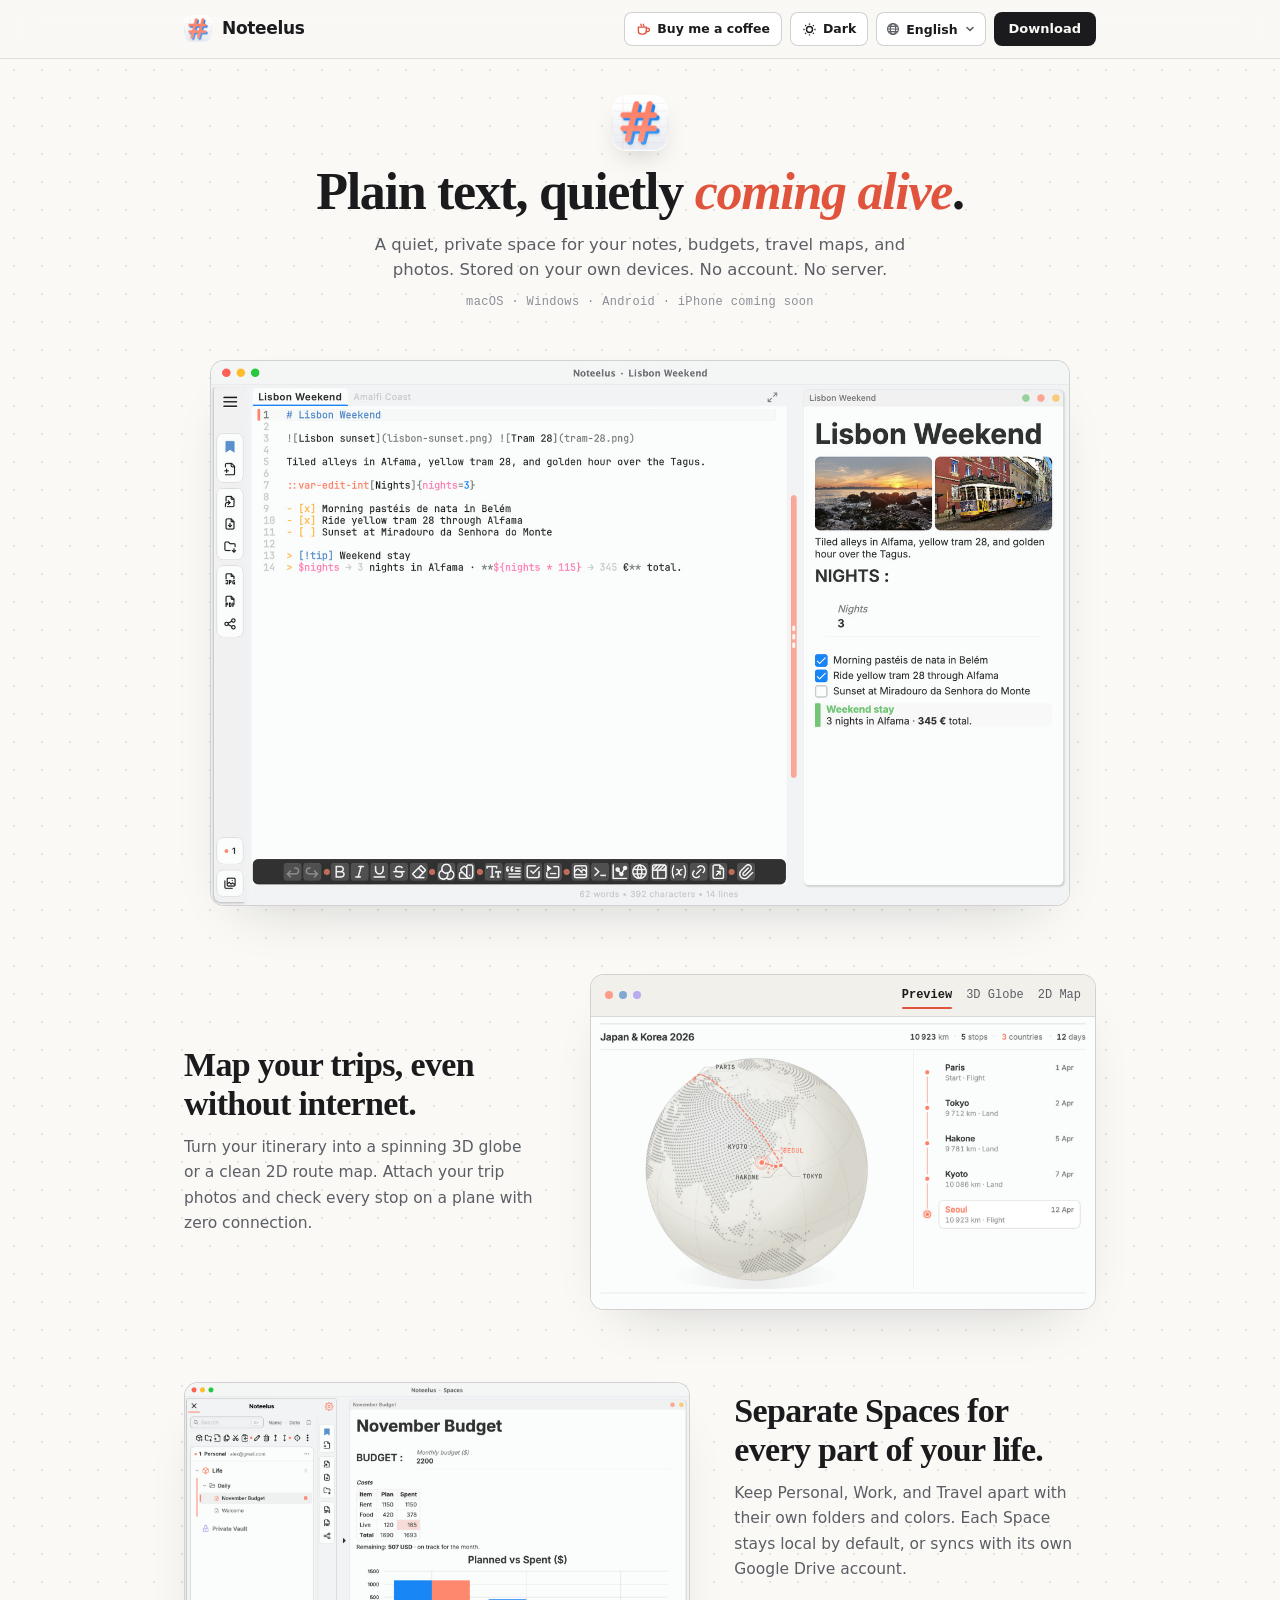
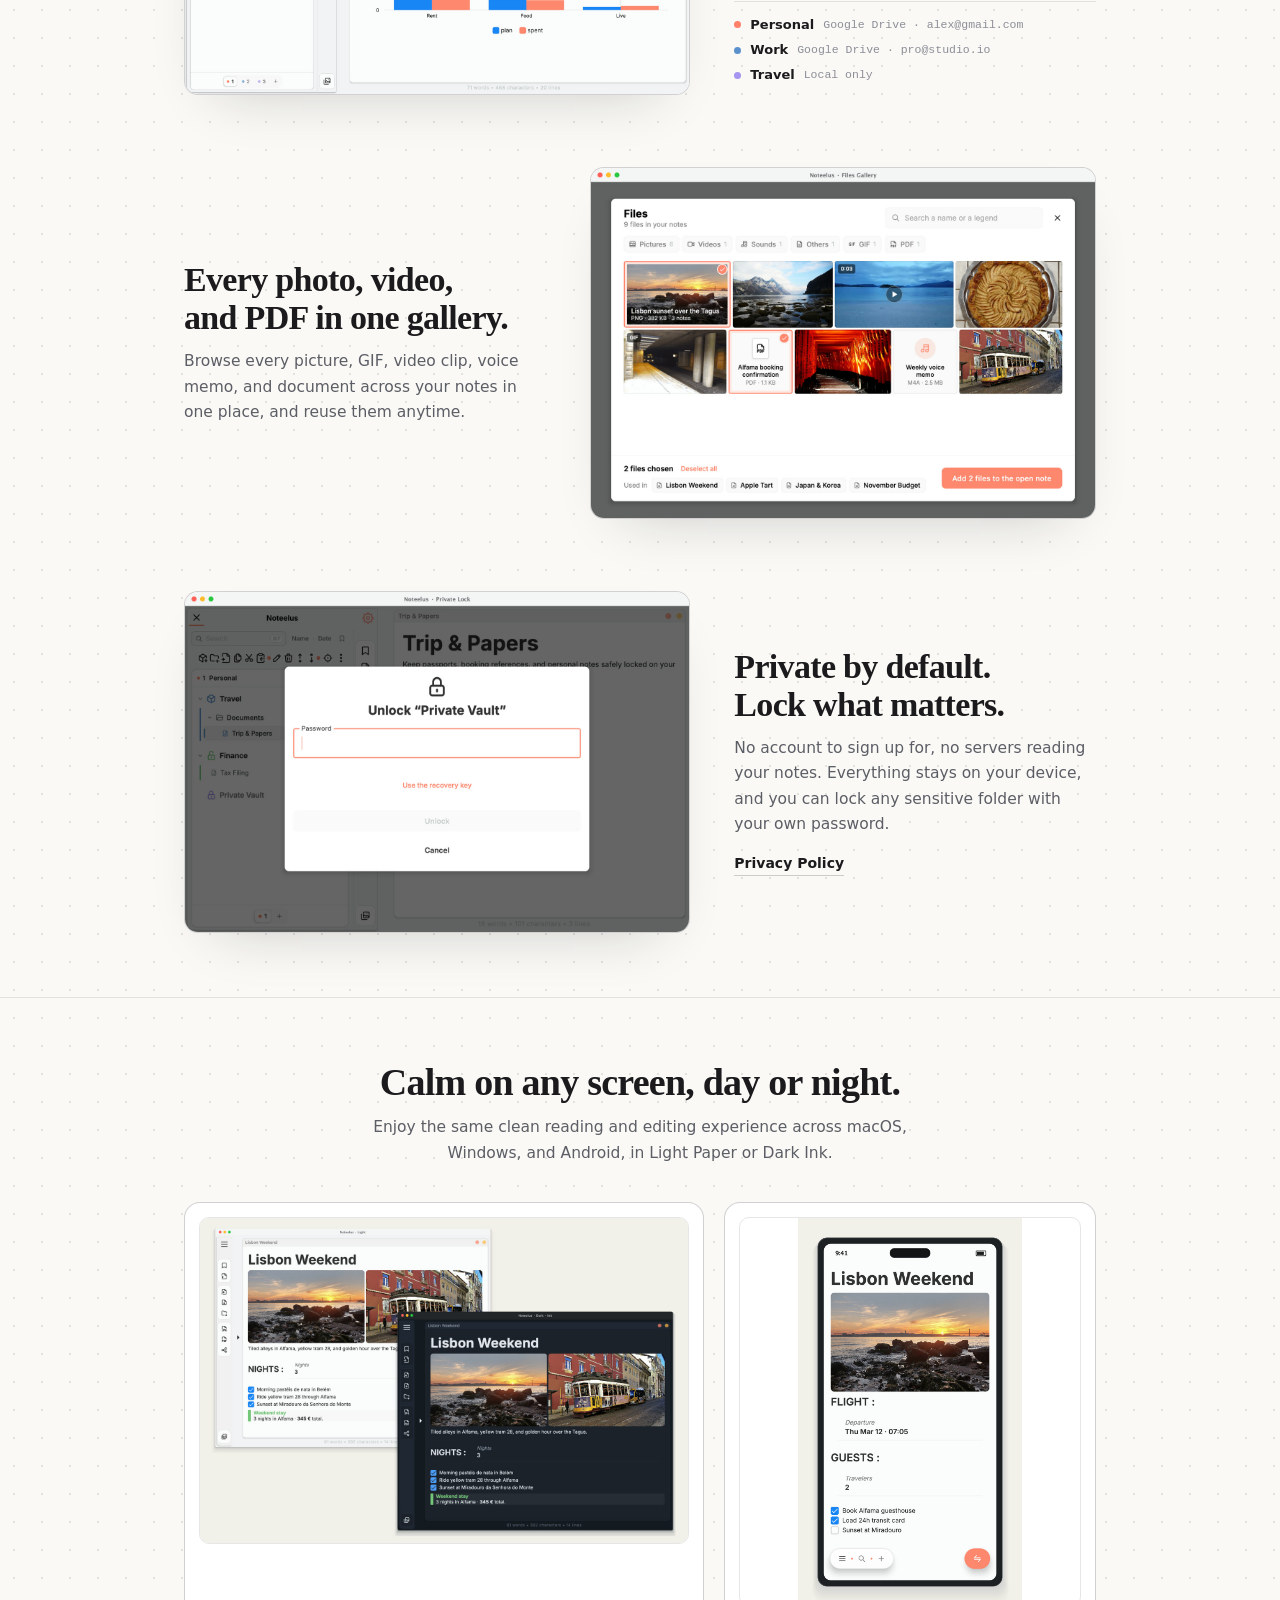
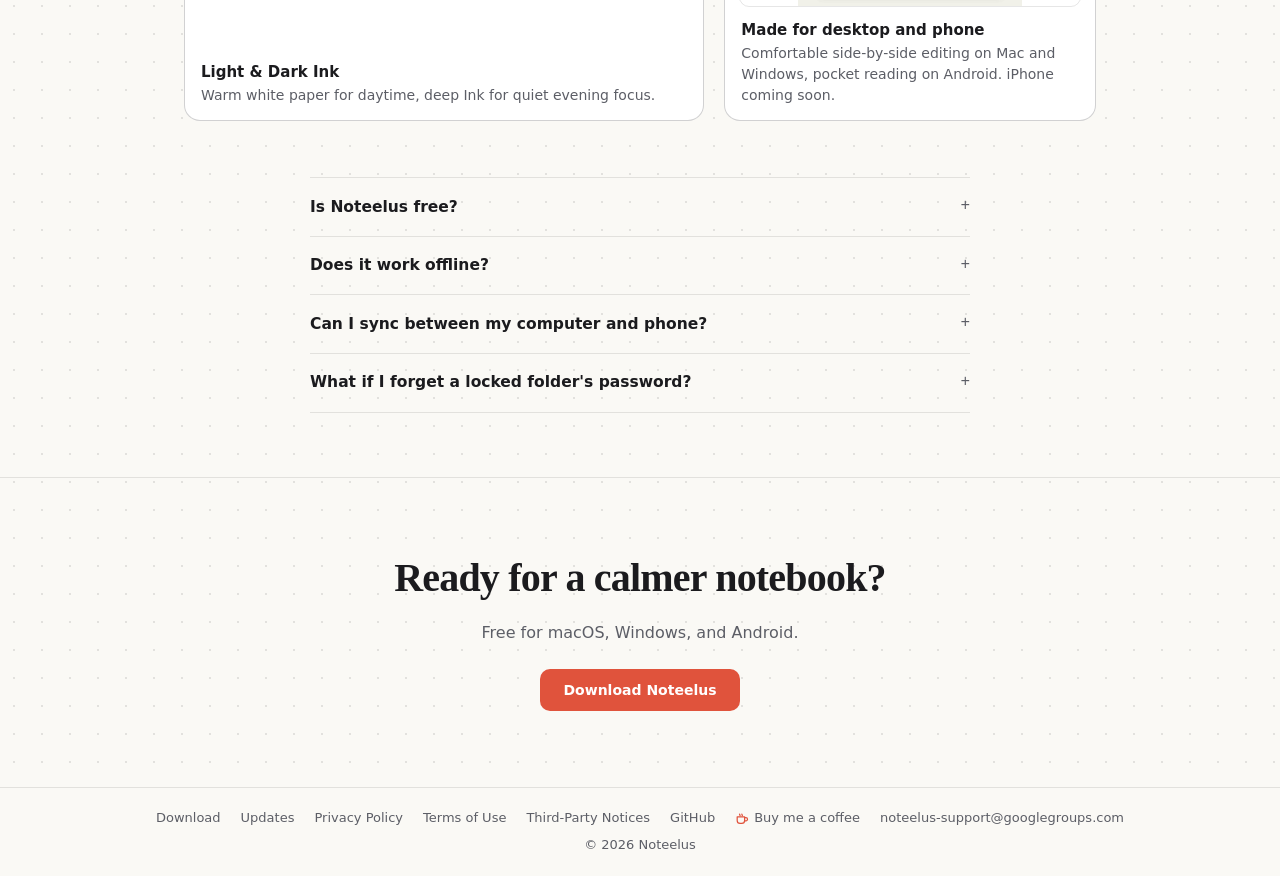
<file: index.html>
<!doctype html>
<html lang="en">
<head>
<meta charset="utf-8">
<meta name="viewport" content="width=device-width, initial-scale=1">
<title>Noteelus · Plain text, quietly coming alive.</title>
<meta name="description" content="A quiet, private space for your notes, budgets, travel maps, and photos. Stored on your own devices. No account. No server.">
<link rel="canonical" href="https://noteelus.github.io/">
<link rel="icon" type="image/png" href="/assets/favicon-64.png?v=3">
<link rel="apple-touch-icon" href="/assets/icon-256.png?v=3">
<meta name="theme-color" content="#FAF9F5">
<meta property="og:type" content="website">
<meta property="og:site_name" content="Noteelus">
<meta property="og:title" content="Noteelus · Plain text, quietly coming alive.">
<meta property="og:description" content="A quiet, private space for your notes, budgets, travel maps, and photos. Stored on your own devices. No account. No server.">
<meta property="og:image" content="https://noteelus.github.io/assets/og.png?v=4">
<meta property="og:url" content="https://noteelus.github.io/">
<meta name="twitter:card" content="summary_large_image">
<meta name="twitter:title" content="Noteelus · Plain text, quietly coming alive.">
<meta name="twitter:description" content="A quiet, private space for your notes, budgets, travel maps, and photos. Stored on your own devices. No account. No server.">
<meta name="twitter:image" content="https://noteelus.github.io/assets/og.png?v=4">
<script type="application/ld+json">
{
  "@context": "https://schema.org",
  "@type": "SoftwareApplication",
  "name": "Noteelus",
  "applicationCategory": "ProductivityApplication",
  "operatingSystem": "macOS, Windows, Android",
  "description": "A quiet, private space for your notes, budgets, travel maps, and photos. Stored on your own devices. No account. No server.",
  "url": "https://noteelus.github.io/",
  "downloadUrl": "https://noteelus.github.io/download/",
  "image": "https://noteelus.github.io/assets/icon-512.png?v=3",
  "offers": { "@type": "Offer", "price": "0", "priceCurrency": "USD" },
  "author": { "@type": "Organization", "name": "Noteelus", "url": "https://noteelus.github.io/" }
}
</script>
<script>
(function(){try{var s=localStorage.getItem("noteelus_theme");var d=s==="dark"||(s!=="light"&&window.matchMedia&&window.matchMedia("(prefers-color-scheme: dark)").matches);if(d)document.documentElement.setAttribute("data-theme","dark");}catch(_){if(window.matchMedia&&window.matchMedia("(prefers-color-scheme: dark)").matches)document.documentElement.setAttribute("data-theme","dark");}})();
</script>
<link rel="stylesheet" href="/assets/site.css?v=14">
</head>
<body>

<header class="topbar">
  <div class="topbar-inner">
    <a class="brand" href="/">
      <img src="/assets/icon-64.png?v=3" width="28" height="28" alt="">
      <span>Noteelus</span>
    </a>
    <div class="tools">
      <a class="icon-btn top-coffee" href="https://ko-fi.com/noteelus" target="_blank" rel="noopener noreferrer" data-i18n-aria="foot.coffee" aria-label="Buy me a coffee" title="Buy me a coffee">
        <svg class="coffee-ico" viewBox="0 0 16 16" fill="none" stroke="currentColor" stroke-width="1.4" stroke-linecap="round" stroke-linejoin="round" aria-hidden="true"><path d="M2.5 5.5h8.5v4.2a3.3 3.3 0 0 1-3.3 3.3H5.8a3.3 3.3 0 0 1-3.3-3.3V5.5z"/><path d="M11 6.5h1.5a1.8 1.8 0 0 1 0 3.6H11"/><path d="M5.2 2.4c0 .9.6 1 .6 1.8M7.8 2.4c0 .9.6 1 .6 1.8"/></svg>
        <span data-coffee-label data-i18n="foot.coffee">Buy me a coffee</span>
      </a>
      <button type="button" class="icon-btn" data-theme-toggle aria-pressed="false" aria-label="Dark" title="Toggle Light / Dark">
        <svg viewBox="0 0 16 16" fill="none" stroke="currentColor" stroke-width="1.5" aria-hidden="true"><circle cx="8" cy="8" r="3.2"/><path d="M8 1.5v1.3M8 13.2v1.3M1.5 8h1.3M13.2 8h1.3M3.4 3.4l.9.9M11.7 11.7l.9.9M12.6 3.4l-.9.9M4.3 11.7l-.9.9"/></svg>
        <span data-theme-label>Dark</span>
      </button>
      <div class="lang-menu" data-lang-menu>
        <button type="button" class="lang-trigger" data-lang-trigger aria-haspopup="listbox" aria-expanded="false" aria-label="Language" title="Language">
          <svg class="lang-globe" viewBox="0 0 16 16" fill="none" stroke="currentColor" stroke-width="1.4" aria-hidden="true"><circle cx="8" cy="8" r="6.2"/><ellipse cx="8" cy="8" rx="3.1" ry="6.2"/><path d="M2 8h12M2.8 5h10.4M2.8 11h10.4"/></svg>
          <span class="lang-name-full" data-lang-full>English</span>
          <span class="lang-name-short" data-lang-short>EN</span>
          <svg class="lang-caret" viewBox="0 0 12 12" fill="none" stroke="currentColor" stroke-width="1.6" stroke-linecap="round" stroke-linejoin="round" aria-hidden="true"><path d="M3 4.5L6 7.5L9 4.5"/></svg>
        </button>
        <div class="lang-popover" data-lang-popover role="listbox" aria-label="Language" hidden>
          <button type="button" class="lang-option" role="option" data-lang-opt="en" aria-selected="true"><span>English</span><span class="lang-check" aria-hidden="true">✓</span></button>
          <button type="button" class="lang-option" role="option" data-lang-opt="zh-CN" aria-selected="false"><span>简体中文</span><span class="lang-check" aria-hidden="true">✓</span></button>
          <button type="button" class="lang-option" role="option" data-lang-opt="ru" aria-selected="false"><span>Русский</span><span class="lang-check" aria-hidden="true">✓</span></button>
          <button type="button" class="lang-option" role="option" data-lang-opt="es" aria-selected="false"><span>Español</span><span class="lang-check" aria-hidden="true">✓</span></button>
          <button type="button" class="lang-option" role="option" data-lang-opt="pt-BR" aria-selected="false"><span>Português (Brasil)</span><span class="lang-check" aria-hidden="true">✓</span></button>
          <button type="button" class="lang-option" role="option" data-lang-opt="fr" aria-selected="false"><span>Français</span><span class="lang-check" aria-hidden="true">✓</span></button>
          <button type="button" class="lang-option" role="option" data-lang-opt="tr" aria-selected="false"><span>Türkçe</span><span class="lang-check" aria-hidden="true">✓</span></button>
        </div>
      </div>
      <a class="btn small" href="/download/" data-i18n="nav.download">Download</a>
    </div>
  </div>
</header>

<main>
  <section class="hero">
    <div class="wrap">
      <img class="emblem" src="/assets/icon-256.png?v=3" width="56" height="56" alt="Noteelus app icon">
      <h1 data-i18n-html="hero.title">Plain text, quietly <em>coming alive</em>.</h1>
      <p class="lede" data-i18n="hero.sub">A quiet, private space for your notes, budgets, travel maps, and photos. Stored on your own devices. No account. No server.</p>
      <p class="platforms-line" data-i18n="hero.platforms">macOS · Windows · Android · iPhone coming soon</p>

      <div class="frame hero-shot">
        <video src="/assets/clips/split-live.mp4?v=5" poster="/assets/clips/split-live.jpg?v=5" data-src-light="/assets/clips/split-live.mp4?v=5" data-src-dark="/assets/clips/split-live-dark.mp4?v=5" data-poster-light="/assets/clips/split-live.jpg?v=5" data-poster-dark="/assets/clips/split-live-dark.jpg?v=5" muted loop playsinline preload="metadata" aria-label="Noteelus Split View editing a Lisbon Weekend travel note with photos, checklist, and live stay counter, folding into clean reading mode and opening the left Explorer panel."></video>
      </div>
    </div>
  </section>

  <section class="showcase" id="features">
    <div class="wrap">
      <div class="row" id="maps">
        <div class="row-copy">
          <h2 data-i18n="maps.title">Map your trips, even without internet.</h2>
          <p data-i18n="maps.lede">Turn your itinerary into a spinning 3D globe or a clean 2D route map. Attach your trip photos and check every stop on a plane with zero connection.</p>
        </div>
        <div class="row-media frame">
          <div class="card-bar">
            <span class="dot-row" aria-hidden="true">
              <i style="background:#FF8169"></i>
              <i style="background:#5A90CC"></i>
              <i style="background:#A594F0"></i>
            </span>
            <div class="view-tabs" role="tablist" aria-label="Map view">
              <button type="button" role="tab" data-map-mode="motion" aria-selected="true" data-i18n="maps.m.preview">Preview</button>
              <button type="button" role="tab" data-map-mode="3d" aria-selected="false" data-i18n="maps.m.3d">3D Globe</button>
              <button type="button" role="tab" data-map-mode="2d" aria-selected="false" data-i18n="maps.m.2d">2D Map</button>
            </div>
          </div>
          <div class="map-stage">
            <div data-map-view="motion">
              <video src="/assets/clips/maps.mp4?v=4" poster="/assets/clips/maps.jpg?v=4" data-src-light="/assets/clips/maps.mp4?v=4" data-src-dark="/assets/clips/maps-dark.mp4?v=4" data-poster-light="/assets/clips/maps.jpg?v=4" data-poster-dark="/assets/clips/maps-dark.jpg?v=4" muted loop playsinline preload="none" aria-label="Previewing a 3D travel globe and a 2D route map in Noteelus."></video>
            </div>
            <div data-map-view="3d" hidden>
              <img class="theme-light" src="/assets/comp-map-3d.jpg?v=4" width="1400" height="810" loading="lazy" alt="3D globe showing stops in Paris, Tokyo, Hakone, Kyoto, and Seoul in Light mode.">
              <img class="theme-dark" src="/assets/comp-map-3d-dark.jpg?v=4" width="1400" height="810" loading="lazy" alt="3D globe showing stops in Paris, Tokyo, Hakone, Kyoto, and Seoul in Dark Ink mode.">
            </div>
            <div data-map-view="2d" hidden>
              <img class="theme-light" src="/assets/comp-map-2d.jpg?v=4" width="1400" height="810" loading="lazy" alt="2D travel route map showing Paris, Zurich, Milan, Rome, and Barcelona in Light mode.">
              <img class="theme-dark" src="/assets/comp-map-2d-dark.jpg?v=4" width="1400" height="810" loading="lazy" alt="2D travel route map showing Paris, Zurich, Milan, Rome, and Barcelona in Dark Ink mode.">
            </div>
          </div>
        </div>
      </div>

      <div class="row is-reverse" id="spaces">
        <div class="row-copy">
          <h2 data-i18n="sp.title">Separate Spaces for every part of your life.</h2>
          <p data-i18n="sp.lede">Keep Personal, Work, and Travel apart with their own folders and colors. Each Space stays local by default, or syncs with its own Google Drive account.</p>
          <ul class="space-legend">
            <li><i style="background:#FF8169" aria-hidden="true"></i><strong data-i18n="sp.s1">Personal</strong><span>Google Drive · alex@gmail.com</span></li>
            <li><i style="background:#5A90CC" aria-hidden="true"></i><strong data-i18n="sp.s2">Work</strong><span>Google Drive · pro@studio.io</span></li>
            <li><i style="background:#A594F0" aria-hidden="true"></i><strong data-i18n="sp.s3">Travel</strong><span data-i18n="sp.local">Local only</span></li>
          </ul>
        </div>
        <div class="row-media frame">
          <video src="/assets/clips/spaces.mp4?v=4" poster="/assets/clips/spaces.jpg?v=4" data-src-light="/assets/clips/spaces.mp4?v=4" data-src-dark="/assets/clips/spaces-dark.mp4?v=4" data-poster-light="/assets/clips/spaces.jpg?v=4" data-poster-dark="/assets/clips/spaces-dark.jpg?v=4" muted loop playsinline preload="none" aria-label="Switching across Personal, Work, and Travel Spaces in Noteelus with the full Explorer open."></video>
        </div>
      </div>

      <div class="row">
        <div class="row-copy">
          <h2 data-i18n="gal.title">Every photo, video, and PDF in one gallery.</h2>
          <p data-i18n="gal.lede">Browse every picture, GIF, video clip, voice memo, and document across your notes in one place, and reuse them anytime.</p>
        </div>
        <div class="row-media frame">
          <img class="theme-light" src="/assets/comp-files-gallery.jpg?v=3" width="1400" height="966" loading="lazy" alt="Noteelus Files gallery showing real travel photos, a recipe picture, a tram GIF, a video clip, a voice memo, and a PDF in Light mode.">
          <img class="theme-dark" src="/assets/comp-files-gallery-dark.jpg?v=3" width="1400" height="966" loading="lazy" alt="Noteelus Files gallery showing real travel photos, a recipe picture, a tram GIF, a video clip, a voice memo, and a PDF in Dark Ink mode.">
        </div>
      </div>

      <div class="row is-reverse" id="privacy">
        <div class="row-copy">
          <h2 data-i18n="priv.title">Private by default. Lock what matters.</h2>
          <p data-i18n="priv.lede">No account to sign up for, no servers reading your notes. Everything stays on your device, and you can lock any sensitive folder with your own password.</p>
          <a class="quiet-link" href="/privacy.html" data-i18n="foot.priv">Privacy Policy</a>
        </div>
        <div class="row-media frame">
          <img class="theme-light" src="/assets/comp-vault.jpg?v=3" width="1400" height="936" loading="lazy" alt="Locked private folder and password dialog in Noteelus in Light mode.">
          <img class="theme-dark" src="/assets/comp-vault-dark.jpg?v=3" width="1400" height="936" loading="lazy" alt="Locked private folder and password dialog in Noteelus in Dark Ink mode.">
        </div>
      </div>
    </div>
  </section>

  <section class="section-block" id="devices">
    <div class="wrap">
      <div class="section-head">
        <h2 data-i18n="dev.title">Calm on any screen, day or night.</h2>
        <p data-i18n="dev.lede">Enjoy the same clean reading and editing experience across macOS, Windows, and Android, in Light Paper or Dark Ink.</p>
      </div>

      <div class="duo">
        <figure class="duo-card">
          <img class="theme-light" src="/assets/comp-themes.jpg?v=4" width="1400" height="934" loading="lazy" alt="Noteelus in Light Paper and Dark Ink themes.">
          <img class="theme-dark" src="/assets/comp-themes-dark.jpg?v=4" width="1400" height="934" loading="lazy" alt="Noteelus in Light Paper and Dark Ink themes.">
          <figcaption><b data-i18n="dev.t.title">Light &amp; Dark Ink</b><span data-i18n="dev.t.desc">Warm white paper for daytime, deep Ink for quiet evening focus.</span></figcaption>
        </figure>
        <figure class="duo-card phone">
          <img class="theme-light" src="/assets/comp-mobile.jpg?v=4" width="840" height="1540" loading="lazy" alt="Noteelus on a smartphone displaying a Lisbon trip note in Light mode.">
          <img class="theme-dark" src="/assets/comp-mobile-dark.jpg?v=4" width="840" height="1540" loading="lazy" alt="Noteelus on a smartphone displaying a Lisbon trip note in Dark Ink mode.">
          <figcaption><b data-i18n="dev.m.title">Made for desktop and phone</b><span data-i18n="dev.m.desc">Comfortable side-by-side editing on Mac and Windows, pocket reading on Android. iPhone coming soon.</span></figcaption>
        </figure>
      </div>

      <div class="qa-list" id="questions">
        <details>
          <summary data-i18n="qa.1.q">Is Noteelus free?</summary>
          <p data-i18n="qa.1.a">Yes. Noteelus is completely free, with no subscription, no ads, and no account required.</p>
        </details>
        <details>
          <summary data-i18n="qa.2.q">Does it work offline?</summary>
          <p data-i18n="qa.2.a">Yes. Your notes, photos, budgets, and travel maps all work without an internet connection.</p>
        </details>
        <details>
          <summary data-i18n="qa.3.q">Can I sync between my computer and phone?</summary>
          <p data-i18n="qa.3.a">Yes. If you choose to connect Google Drive, your notes sync directly through your own Drive folder.</p>
        </details>
        <details>
          <summary data-i18n="qa.4.q">What if I forget a locked folder's password?</summary>
          <p data-i18n="qa.4.a">You can unlock it with the recovery key shown when you create the lock. Nobody else has access to your private folders.</p>
        </details>
      </div>
    </div>
  </section>

  <section class="closing">
    <div class="wrap">
      <h2 data-i18n="close.title">Ready for a calmer notebook?</h2>
      <p data-i18n="close.sub">Free for macOS, Windows, and Android.</p>
      <a class="btn accent" href="/download/" data-i18n="close.cta">Download Noteelus</a>
    </div>
  </section>
</main>

<footer class="site-footer">
  <nav class="foot-links">
    <a href="/download/" data-i18n="nav.download">Download</a>
    <a href="/release-notes/" data-i18n="nav.updates">Updates</a>
    <a href="/privacy.html" data-i18n="foot.priv">Privacy Policy</a>
    <a href="/terms.html" data-i18n="foot.terms">Terms of Use</a>
    <a href="/THIRD_PARTY_NOTICES.md" data-i18n="foot.notices">Third-Party Notices</a>
    <a href="https://github.com/Noteelus/noteelus.github.io">GitHub</a>
    <a class="coffee-link" href="https://ko-fi.com/noteelus" target="_blank" rel="noopener noreferrer"><svg class="coffee-ico" viewBox="0 0 16 16" fill="none" stroke="currentColor" stroke-width="1.4" stroke-linecap="round" stroke-linejoin="round" aria-hidden="true"><path d="M2.5 5.5h8.5v4.2a3.3 3.3 0 0 1-3.3 3.3H5.8a3.3 3.3 0 0 1-3.3-3.3V5.5z"/><path d="M11 6.5h1.5a1.8 1.8 0 0 1 0 3.6H11"/><path d="M5.2 2.4c0 .9.6 1 .6 1.8M7.8 2.4c0 .9.6 1 .6 1.8"/></svg><span data-i18n="foot.coffee">Buy me a coffee</span></a>
    <a href="mailto:noteelus-support@googlegroups.com">noteelus-support@googlegroups.com</a>
  </nav>
  <div>© 2026 Noteelus</div>
</footer>

<script src="/assets/i18n.js?v=13"></script>
<script src="/assets/site.js?v=12"></script>
</body>
</html>
</file>
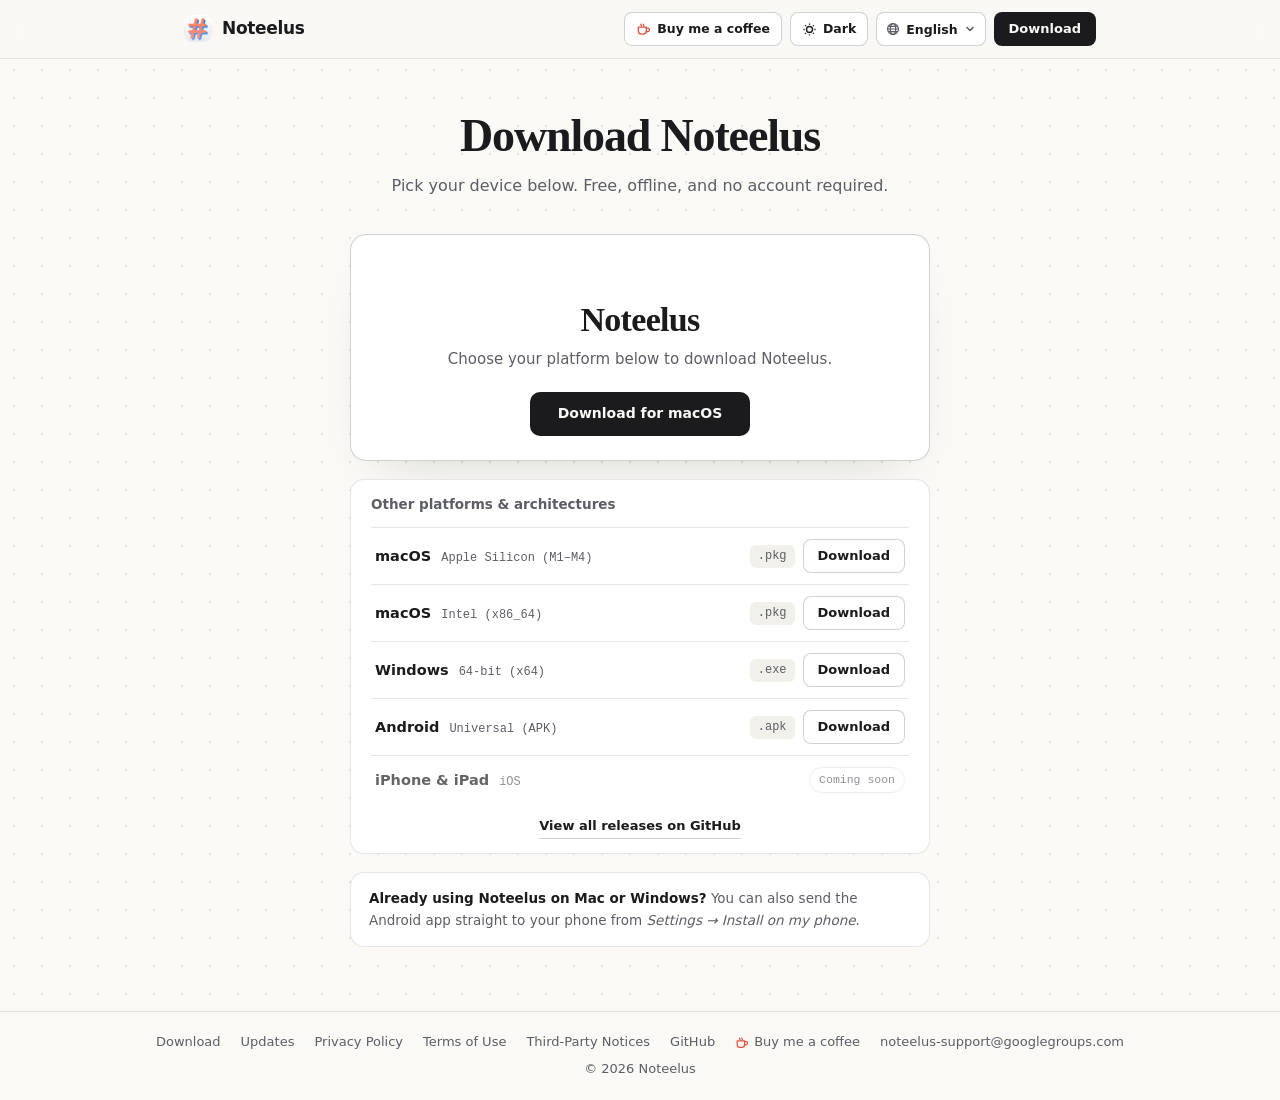
<file: download/index.html>
<!doctype html>
<html lang="en">
<head>
<meta charset="utf-8">
<meta name="viewport" content="width=device-width, initial-scale=1">
<title>Download Noteelus</title>
<meta name="description" content="Download Noteelus for macOS, Windows, and Android. Free, works offline, and needs no account.">
<link rel="canonical" href="https://noteelus.github.io/download/">
<link rel="icon" type="image/png" href="/assets/favicon-64.png?v=3">
<link rel="apple-touch-icon" href="/assets/icon-256.png?v=3">
<meta property="og:type" content="website">
<meta property="og:site_name" content="Noteelus">
<meta property="og:title" content="Download Noteelus">
<meta property="og:description" content="Pick your device: macOS (.pkg), Windows (.exe), or Android (.apk).">
<meta property="og:image" content="https://noteelus.github.io/assets/og.png?v=4">
<script>
(function(){try{var s=localStorage.getItem("noteelus_theme");var d=s==="dark"||(s!=="light"&&window.matchMedia&&window.matchMedia("(prefers-color-scheme: dark)").matches);if(d)document.documentElement.setAttribute("data-theme","dark");}catch(_){if(window.matchMedia&&window.matchMedia("(prefers-color-scheme: dark)").matches)document.documentElement.setAttribute("data-theme","dark");}})();
</script>
<link rel="stylesheet" href="/assets/site.css?v=14">
</head>
<body>

<header class="topbar">
  <div class="topbar-inner">
    <a class="brand" href="/">
      <img src="/assets/icon-64.png?v=3" width="28" height="28" alt="">
      <span>Noteelus</span>
    </a>
    <div class="tools">
      <a class="icon-btn top-coffee" href="https://ko-fi.com/noteelus" target="_blank" rel="noopener noreferrer" data-i18n-aria="foot.coffee" aria-label="Buy me a coffee" title="Buy me a coffee">
        <svg class="coffee-ico" viewBox="0 0 16 16" fill="none" stroke="currentColor" stroke-width="1.4" stroke-linecap="round" stroke-linejoin="round" aria-hidden="true"><path d="M2.5 5.5h8.5v4.2a3.3 3.3 0 0 1-3.3 3.3H5.8a3.3 3.3 0 0 1-3.3-3.3V5.5z"/><path d="M11 6.5h1.5a1.8 1.8 0 0 1 0 3.6H11"/><path d="M5.2 2.4c0 .9.6 1 .6 1.8M7.8 2.4c0 .9.6 1 .6 1.8"/></svg>
        <span data-coffee-label data-i18n="foot.coffee">Buy me a coffee</span>
      </a>
      <button type="button" class="icon-btn" data-theme-toggle aria-pressed="false" aria-label="Dark" title="Toggle Light / Dark">
        <svg viewBox="0 0 16 16" fill="none" stroke="currentColor" stroke-width="1.5" aria-hidden="true"><circle cx="8" cy="8" r="3.2"/><path d="M8 1.5v1.3M8 13.2v1.3M1.5 8h1.3M13.2 8h1.3M3.4 3.4l.9.9M11.7 11.7l.9.9M12.6 3.4l-.9.9M4.3 11.7l-.9.9"/></svg>
        <span data-theme-label>Dark</span>
      </button>
      <div class="lang-menu" data-lang-menu>
        <button type="button" class="lang-trigger" data-lang-trigger aria-haspopup="listbox" aria-expanded="false" aria-label="Language" title="Language">
          <svg class="lang-globe" viewBox="0 0 16 16" fill="none" stroke="currentColor" stroke-width="1.4" aria-hidden="true"><circle cx="8" cy="8" r="6.2"/><ellipse cx="8" cy="8" rx="3.1" ry="6.2"/><path d="M2 8h12M2.8 5h10.4M2.8 11h10.4"/></svg>
          <span class="lang-name-full" data-lang-full>English</span>
          <span class="lang-name-short" data-lang-short>EN</span>
          <svg class="lang-caret" viewBox="0 0 12 12" fill="none" stroke="currentColor" stroke-width="1.6" stroke-linecap="round" stroke-linejoin="round" aria-hidden="true"><path d="M3 4.5L6 7.5L9 4.5"/></svg>
        </button>
        <div class="lang-popover" data-lang-popover role="listbox" aria-label="Language" hidden>
          <button type="button" class="lang-option" role="option" data-lang-opt="en" aria-selected="true"><span>English</span><span class="lang-check" aria-hidden="true">✓</span></button>
          <button type="button" class="lang-option" role="option" data-lang-opt="zh-CN" aria-selected="false"><span>简体中文</span><span class="lang-check" aria-hidden="true">✓</span></button>
          <button type="button" class="lang-option" role="option" data-lang-opt="ru" aria-selected="false"><span>Русский</span><span class="lang-check" aria-hidden="true">✓</span></button>
          <button type="button" class="lang-option" role="option" data-lang-opt="es" aria-selected="false"><span>Español</span><span class="lang-check" aria-hidden="true">✓</span></button>
          <button type="button" class="lang-option" role="option" data-lang-opt="pt-BR" aria-selected="false"><span>Português (Brasil)</span><span class="lang-check" aria-hidden="true">✓</span></button>
          <button type="button" class="lang-option" role="option" data-lang-opt="fr" aria-selected="false"><span>Français</span><span class="lang-check" aria-hidden="true">✓</span></button>
          <button type="button" class="lang-option" role="option" data-lang-opt="tr" aria-selected="false"><span>Türkçe</span><span class="lang-check" aria-hidden="true">✓</span></button>
        </div>
      </div>
      <a class="btn small" href="/download/" aria-current="page" data-i18n="nav.download">Download</a>
    </div>
  </div>
</header>

<main class="wrap">
  <section class="page-head">
    <h1 data-i18n="dl.h1">Download Noteelus</h1>
    <p data-i18n="dl.sub">Pick your device below. Free, offline, and no account required.</p>
  </section>

  <section class="dl-primary-card" id="dl-primary-card">
    <div class="dl-card-meta">
      <span class="os-badge" id="release-version" hidden></span>
      <span class="dl-detected-pill" id="dl-detected-pill" data-i18n="dl.detected">Detected for your device</span>
    </div>
    <h2 id="detected-os-title">macOS</h2>
    <p class="dl-arch-line" id="detected-os-arch" data-i18n="dl.mac.arch">Apple Silicon (M1–M4)</p>
    <p class="dl-primary-desc" id="detected-os-desc" data-i18n="dl.mac.desc">Works on Mac with Apple Silicon (M1 to M4).</p>
    <a class="btn dl-primary-btn" id="os-primary-cta" data-dl-trigger href="https://github.com/Noteelus/noteelus.github.io/releases/latest" data-i18n="dl.mac.btn">Download for macOS</a>
    <p class="dl-file-meta" id="detected-file-meta" hidden></p>

    <aside class="dl-thanks" id="dl-thanks" role="status" aria-live="polite" hidden>
      <div class="dl-thanks-head">
        <strong data-i18n="dl.thanks.title">Download started</strong>
        <button type="button" class="dl-thanks-close" id="dl-thanks-close" aria-label="Close">×</button>
      </div>
      <p data-i18n="dl.thanks.body">Noteelus is free and built independently. If it helps you, you can thank the developer with a coffee.</p>
      <a class="btn outline small coffee-btn" href="https://ko-fi.com/noteelus" target="_blank" rel="noopener noreferrer">
        <svg class="coffee-ico" viewBox="0 0 16 16" fill="none" stroke="currentColor" stroke-width="1.4" stroke-linecap="round" stroke-linejoin="round" aria-hidden="true"><path d="M2.5 5.5h8.5v4.2a3.3 3.3 0 0 1-3.3 3.3H5.8a3.3 3.3 0 0 1-3.3-3.3V5.5z"/><path d="M11 6.5h1.5a1.8 1.8 0 0 1 0 3.6H11"/><path d="M5.2 2.4c0 .9.6 1 .6 1.8M7.8 2.4c0 .9.6 1 .6 1.8"/></svg>
        <span data-i18n="dl.thanks.cta">Buy me a coffee on Ko-fi</span>
      </a>
    </aside>

    <details class="dl-guide-inline" id="detected-guide-wrap">
      <summary data-i18n="dl.guide">First-launch help</summary>
      <div id="detected-os-guide" data-i18n-html="dl.mac.guide">Open the <code>.pkg</code> installer. If macOS asks for permission, open <b>System Settings → Privacy &amp; Security</b> and click <b>Open Anyway</b>.</div>
    </details>
  </section>

  <section class="dl-others" id="all">
    <h3 class="dl-others-title" data-i18n="dl.other">Other platforms &amp; architectures</h3>
    <div class="dl-list">
      <div class="dl-row" data-os-row="mac">
        <div class="dl-row-main">
          <strong>macOS</strong>
          <span class="dl-row-arch" data-i18n="dl.mac.arch">Apple Silicon (M1–M4)</span>
        </div>
        <div class="dl-row-right">
          <span class="os-ext">.pkg</span>
          <span class="dl-row-size" id="size-mac" hidden></span>
          <a class="btn outline small" id="dl-mac" data-dl-trigger href="https://github.com/Noteelus/noteelus.github.io/releases/latest" data-i18n="nav.download">Download</a>
        </div>
      </div>

      <div class="dl-row" data-os-row="mac-intel">
        <div class="dl-row-main">
          <strong>macOS</strong>
          <span class="dl-row-arch" data-i18n="dl.mac.intel.arch">Intel (x86_64)</span>
        </div>
        <div class="dl-row-right">
          <span class="os-ext">.pkg</span>
          <span class="dl-row-size" id="size-mac-intel" hidden></span>
          <a class="btn outline small" id="dl-mac-intel" data-dl-trigger href="https://github.com/Noteelus/noteelus.github.io/releases/latest" data-i18n="nav.download">Download</a>
        </div>
      </div>

      <div class="dl-row" data-os-row="win">
        <div class="dl-row-main">
          <strong>Windows</strong>
          <span class="dl-row-arch" data-i18n="dl.win.arch">64-bit (x64)</span>
        </div>
        <div class="dl-row-right">
          <span class="os-ext">.exe</span>
          <span class="dl-row-size" id="size-win" hidden></span>
          <a class="btn outline small" id="dl-win" data-dl-trigger href="https://github.com/Noteelus/noteelus.github.io/releases/latest" data-i18n="nav.download">Download</a>
        </div>
      </div>

      <div class="dl-row" data-os-row="android">
        <div class="dl-row-main">
          <strong>Android</strong>
          <span class="dl-row-arch" data-i18n="dl.and.arch">Universal (APK)</span>
        </div>
        <div class="dl-row-right">
          <span class="os-ext">.apk</span>
          <span class="dl-row-size" id="size-android" hidden></span>
          <a class="btn outline small" id="dl-android" data-dl-trigger href="https://github.com/Noteelus/noteelus.github.io/releases/latest" data-i18n="nav.download">Download</a>
        </div>
      </div>

      <div class="dl-row is-muted" data-os-row="ios">
        <div class="dl-row-main">
          <strong>iPhone &amp; iPad</strong>
          <span class="dl-row-arch">iOS</span>
        </div>
        <div class="dl-row-right">
          <span class="dl-soon-tag" data-i18n="dl.soon.badge">Coming soon</span>
        </div>
      </div>
    </div>
    <div class="dl-others-foot">
      <a class="quiet-link" href="https://github.com/Noteelus/noteelus.github.io/releases" data-i18n="dl.all">View all releases on GitHub</a>
    </div>
  </section>

  <div class="phone-tip" data-i18n-html="dl.tip">
    <b>Already using Noteelus on Mac or Windows?</b> You can also send the Android app straight to your phone from <i>Settings → Install on my phone</i>.
  </div>
</main>

<footer class="site-footer">
  <nav class="foot-links">
    <a href="/download/" data-i18n="nav.download">Download</a>
    <a href="/release-notes/" data-i18n="nav.updates">Updates</a>
    <a href="/privacy.html" data-i18n="foot.priv">Privacy Policy</a>
    <a href="/terms.html" data-i18n="foot.terms">Terms of Use</a>
    <a href="/THIRD_PARTY_NOTICES.md" data-i18n="foot.notices">Third-Party Notices</a>
    <a href="https://github.com/Noteelus/noteelus.github.io">GitHub</a>
    <a class="coffee-link" href="https://ko-fi.com/noteelus" target="_blank" rel="noopener noreferrer"><svg class="coffee-ico" viewBox="0 0 16 16" fill="none" stroke="currentColor" stroke-width="1.4" stroke-linecap="round" stroke-linejoin="round" aria-hidden="true"><path d="M2.5 5.5h8.5v4.2a3.3 3.3 0 0 1-3.3 3.3H5.8a3.3 3.3 0 0 1-3.3-3.3V5.5z"/><path d="M11 6.5h1.5a1.8 1.8 0 0 1 0 3.6H11"/><path d="M5.2 2.4c0 .9.6 1 .6 1.8M7.8 2.4c0 .9.6 1 .6 1.8"/></svg><span data-i18n="foot.coffee">Buy me a coffee</span></a>
    <a href="mailto:noteelus-support@googlegroups.com">noteelus-support@googlegroups.com</a>
  </nav>
  <div>© 2026 Noteelus</div>
</footer>

<script src="/assets/i18n.js?v=13"></script>
<script src="/assets/site.js?v=12"></script>
</body>
</html>
</file>
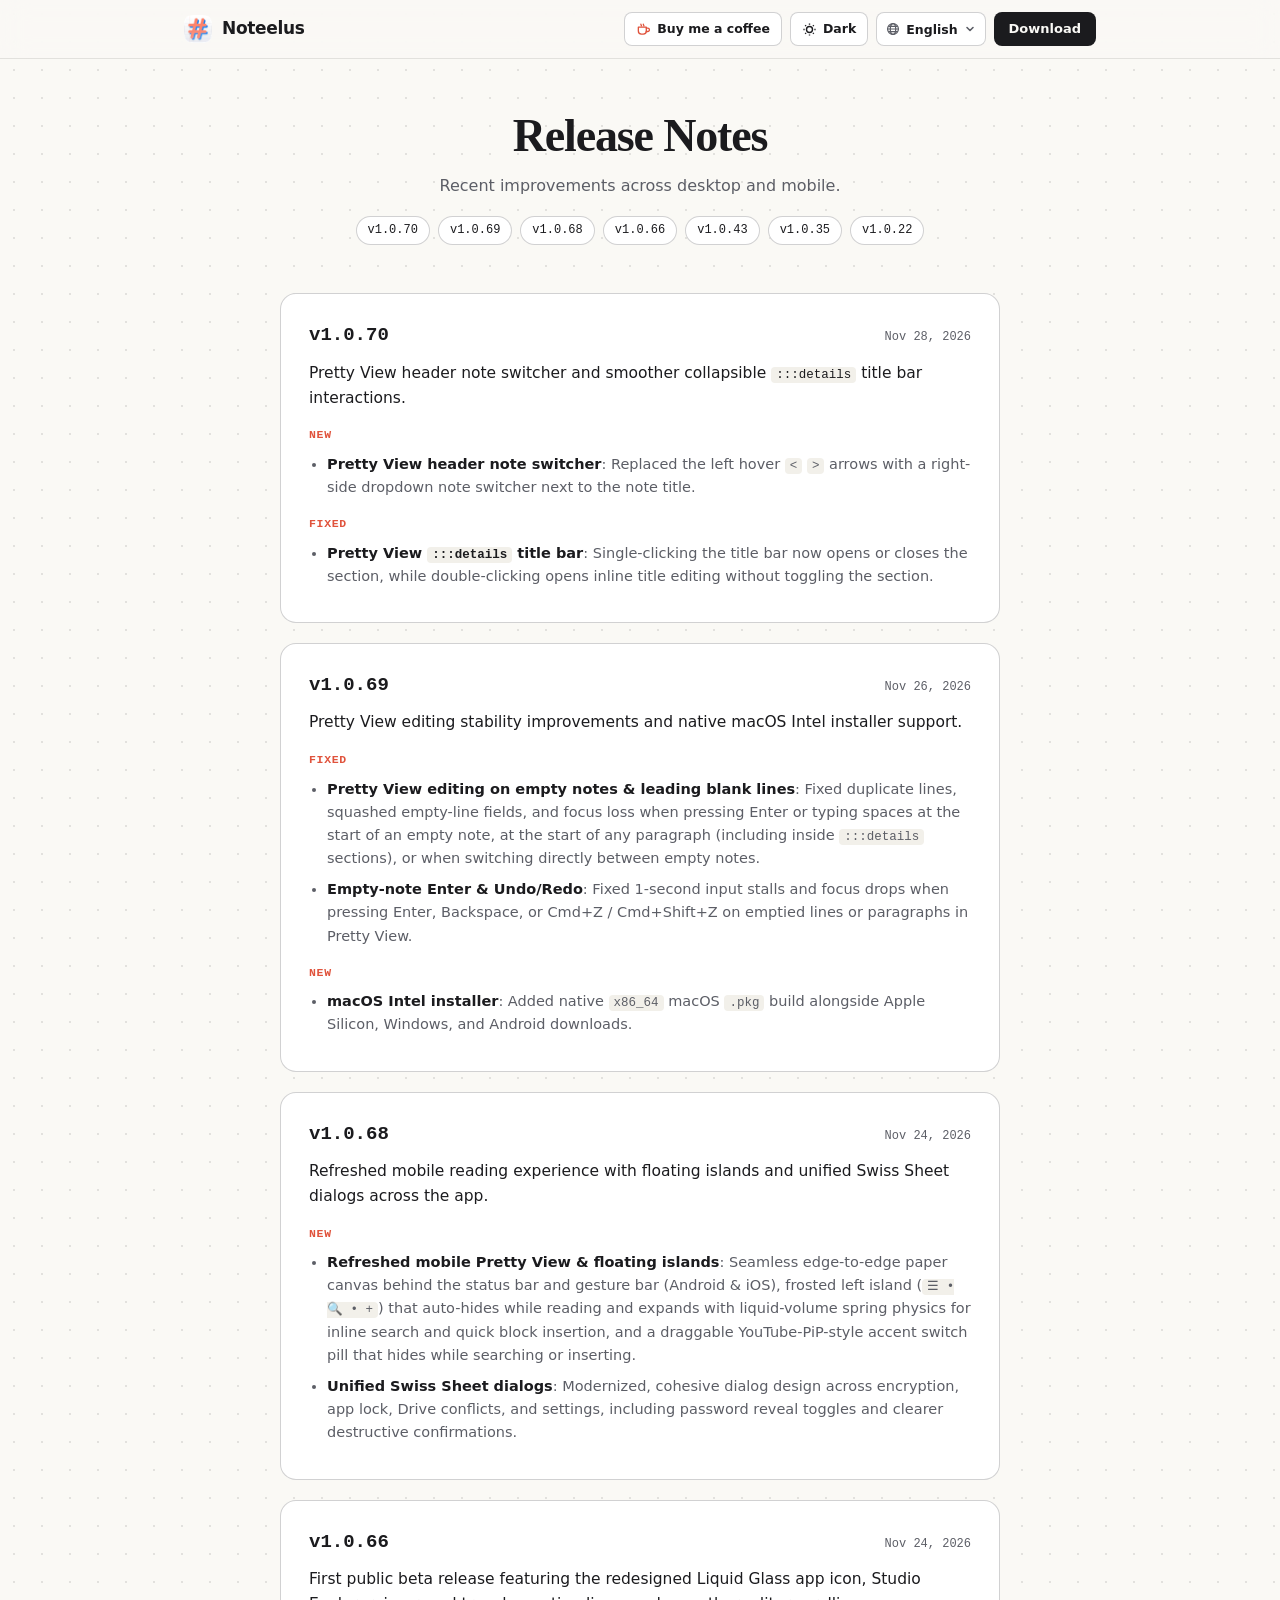
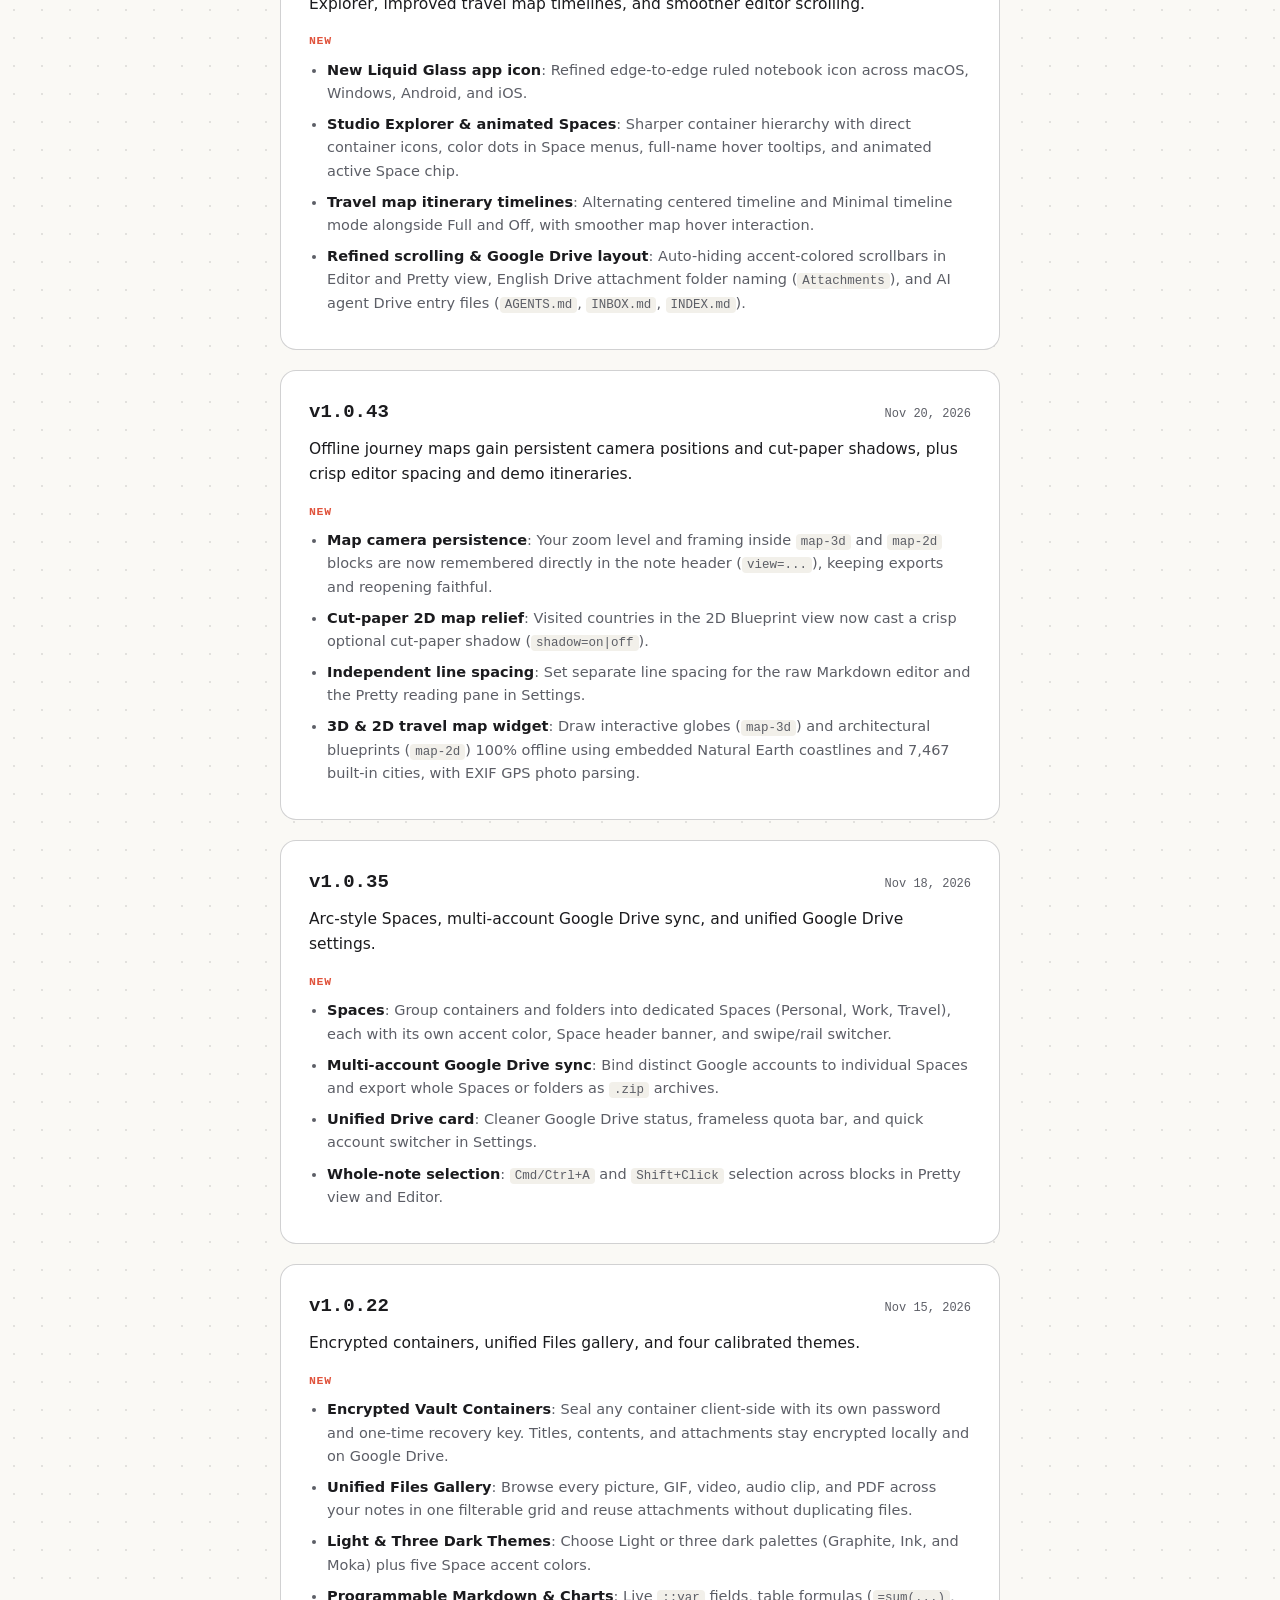
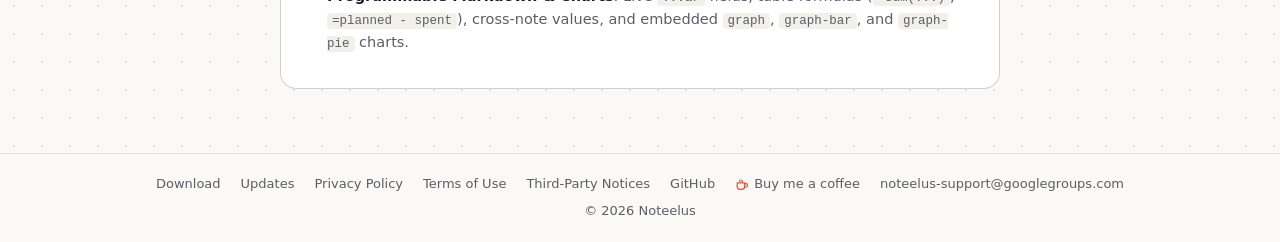
<file: release-notes/index.html>
<!doctype html>
<html lang="en">
<head>
<meta charset="utf-8">
<meta name="viewport" content="width=device-width, initial-scale=1">
<title>Noteelus Release Notes</title>
<meta name="description" content="Recent updates and improvements in Noteelus across desktop and mobile.">
<link rel="canonical" href="https://noteelus.github.io/release-notes/">
<link rel="icon" type="image/png" href="/assets/favicon-64.png?v=3">
<link rel="apple-touch-icon" href="/assets/icon-256.png?v=3">
<meta property="og:type" content="website">
<meta property="og:site_name" content="Noteelus">
<meta property="og:title" content="Noteelus Release Notes">
<meta property="og:description" content="Recent updates and improvements in Noteelus across desktop and mobile.">
<meta property="og:image" content="https://noteelus.github.io/assets/og.png?v=4">
<script>
(function(){try{var s=localStorage.getItem("noteelus_theme");var d=s==="dark"||(s!=="light"&&window.matchMedia&&window.matchMedia("(prefers-color-scheme: dark)").matches);if(d)document.documentElement.setAttribute("data-theme","dark");}catch(_){if(window.matchMedia&&window.matchMedia("(prefers-color-scheme: dark)").matches)document.documentElement.setAttribute("data-theme","dark");}})();
</script>
<link rel="stylesheet" href="/assets/site.css?v=14">
</head>
<body>

<header class="topbar">
  <div class="topbar-inner">
    <a class="brand" href="/">
      <img src="/assets/icon-64.png?v=3" width="28" height="28" alt="">
      <span>Noteelus</span>
    </a>
    <div class="tools">
      <a class="icon-btn top-coffee" href="https://ko-fi.com/noteelus" target="_blank" rel="noopener noreferrer" data-i18n-aria="foot.coffee" aria-label="Buy me a coffee" title="Buy me a coffee">
        <svg class="coffee-ico" viewBox="0 0 16 16" fill="none" stroke="currentColor" stroke-width="1.4" stroke-linecap="round" stroke-linejoin="round" aria-hidden="true"><path d="M2.5 5.5h8.5v4.2a3.3 3.3 0 0 1-3.3 3.3H5.8a3.3 3.3 0 0 1-3.3-3.3V5.5z"/><path d="M11 6.5h1.5a1.8 1.8 0 0 1 0 3.6H11"/><path d="M5.2 2.4c0 .9.6 1 .6 1.8M7.8 2.4c0 .9.6 1 .6 1.8"/></svg>
        <span data-coffee-label data-i18n="foot.coffee">Buy me a coffee</span>
      </a>
      <button type="button" class="icon-btn" data-theme-toggle aria-pressed="false" aria-label="Dark" title="Toggle Light / Dark">
        <svg viewBox="0 0 16 16" fill="none" stroke="currentColor" stroke-width="1.5" aria-hidden="true"><circle cx="8" cy="8" r="3.2"/><path d="M8 1.5v1.3M8 13.2v1.3M1.5 8h1.3M13.2 8h1.3M3.4 3.4l.9.9M11.7 11.7l.9.9M12.6 3.4l-.9.9M4.3 11.7l-.9.9"/></svg>
        <span data-theme-label>Dark</span>
      </button>
      <div class="lang-menu" data-lang-menu>
        <button type="button" class="lang-trigger" data-lang-trigger aria-haspopup="listbox" aria-expanded="false" aria-label="Language" title="Language">
          <svg class="lang-globe" viewBox="0 0 16 16" fill="none" stroke="currentColor" stroke-width="1.4" aria-hidden="true"><circle cx="8" cy="8" r="6.2"/><ellipse cx="8" cy="8" rx="3.1" ry="6.2"/><path d="M2 8h12M2.8 5h10.4M2.8 11h10.4"/></svg>
          <span class="lang-name-full" data-lang-full>English</span>
          <span class="lang-name-short" data-lang-short>EN</span>
          <svg class="lang-caret" viewBox="0 0 12 12" fill="none" stroke="currentColor" stroke-width="1.6" stroke-linecap="round" stroke-linejoin="round" aria-hidden="true"><path d="M3 4.5L6 7.5L9 4.5"/></svg>
        </button>
        <div class="lang-popover" data-lang-popover role="listbox" aria-label="Language" hidden>
          <button type="button" class="lang-option" role="option" data-lang-opt="en" aria-selected="true"><span>English</span><span class="lang-check" aria-hidden="true">✓</span></button>
          <button type="button" class="lang-option" role="option" data-lang-opt="zh-CN" aria-selected="false"><span>简体中文</span><span class="lang-check" aria-hidden="true">✓</span></button>
          <button type="button" class="lang-option" role="option" data-lang-opt="ru" aria-selected="false"><span>Русский</span><span class="lang-check" aria-hidden="true">✓</span></button>
          <button type="button" class="lang-option" role="option" data-lang-opt="es" aria-selected="false"><span>Español</span><span class="lang-check" aria-hidden="true">✓</span></button>
          <button type="button" class="lang-option" role="option" data-lang-opt="pt-BR" aria-selected="false"><span>Português (Brasil)</span><span class="lang-check" aria-hidden="true">✓</span></button>
          <button type="button" class="lang-option" role="option" data-lang-opt="fr" aria-selected="false"><span>Français</span><span class="lang-check" aria-hidden="true">✓</span></button>
          <button type="button" class="lang-option" role="option" data-lang-opt="tr" aria-selected="false"><span>Türkçe</span><span class="lang-check" aria-hidden="true">✓</span></button>
        </div>
      </div>
      <a class="btn small" href="/download/" data-i18n="nav.download">Download</a>
    </div>
  </div>
</header>

<main class="wrap">
  <section class="page-head">
    <h1 data-i18n="rn.h1">Release Notes</h1>
    <p data-i18n="rn.sub">Recent improvements across desktop and mobile.</p>
    <nav class="jump-pills" aria-label="Versions"><a href="#v1.0.70">v1.0.70</a> <a href="#v1.0.69">v1.0.69</a> <a href="#v1.0.68">v1.0.68</a> <a href="#v1.0.66">v1.0.66</a> <a href="#v1.0.43">v1.0.43</a> <a href="#v1.0.35">v1.0.35</a> <a href="#v1.0.22">v1.0.22</a></nav>
  </section>

  <section class="releases-list">
    <article class="rel-item" id="v1.0.70"><div class="rel-item-head"><h2><a href="#v1.0.70">v1.0.70</a></h2><time datetime="2026-11-28">Nov 28, 2026</time></div><p class="summary">Pretty View header note switcher and smoother collapsible <code>:::details</code> title bar interactions.</p><h3>New</h3><ul><li><strong>Pretty View header note switcher</strong>: Replaced the left hover <code>&lt;</code> <code>&gt;</code> arrows with a right-side dropdown note switcher next to the note title.</li></ul><h3>Fixed</h3><ul><li><strong>Pretty View <code>:::details</code> title bar</strong>: Single-clicking the title bar now opens or closes the section, while double-clicking opens inline title editing without toggling the section.</li></ul></article>
    <article class="rel-item" id="v1.0.69"><div class="rel-item-head"><h2><a href="#v1.0.69">v1.0.69</a></h2><time datetime="2026-11-26">Nov 26, 2026</time></div><p class="summary">Pretty View editing stability improvements and native macOS Intel installer support.</p><h3>Fixed</h3><ul><li><strong>Pretty View editing on empty notes &amp; leading blank lines</strong>: Fixed duplicate lines, squashed empty-line fields, and focus loss when pressing Enter or typing spaces at the start of an empty note, at the start of any paragraph (including inside <code>:::details</code> sections), or when switching directly between empty notes.</li><li><strong>Empty-note Enter &amp; Undo/Redo</strong>: Fixed 1-second input stalls and focus drops when pressing Enter, Backspace, or Cmd+Z / Cmd+Shift+Z on emptied lines or paragraphs in Pretty View.</li></ul><h3>New</h3><ul><li><strong>macOS Intel installer</strong>: Added native <code>x86_64</code> macOS <code>.pkg</code> build alongside Apple Silicon, Windows, and Android downloads.</li></ul></article>
    <article class="rel-item" id="v1.0.68"><div class="rel-item-head"><h2><a href="#v1.0.68">v1.0.68</a></h2><time datetime="2026-11-24">Nov 24, 2026</time></div><p class="summary">Refreshed mobile reading experience with floating islands and unified Swiss Sheet dialogs across the app.</p><h3>New</h3><ul><li><strong>Refreshed mobile Pretty View &amp; floating islands</strong>: Seamless edge-to-edge paper canvas behind the status bar and gesture bar (Android &amp; iOS), frosted left island (<code>☰ • 🔍 • +</code>) that auto-hides while reading and expands with liquid-volume spring physics for inline search and quick block insertion, and a draggable YouTube-PiP-style accent switch pill that hides while searching or inserting.</li><li><strong>Unified Swiss Sheet dialogs</strong>: Modernized, cohesive dialog design across encryption, app lock, Drive conflicts, and settings, including password reveal toggles and clearer destructive confirmations.</li></ul></article>
    <article class="rel-item" id="v1.0.66"><div class="rel-item-head"><h2><a href="#v1.0.66">v1.0.66</a></h2><time datetime="2026-11-24">Nov 24, 2026</time></div><p class="summary">First public beta release featuring the redesigned Liquid Glass app icon, Studio Explorer, improved travel map timelines, and smoother editor scrolling.</p><h3>New</h3><ul><li><strong>New Liquid Glass app icon</strong>: Refined edge-to-edge ruled notebook icon across macOS, Windows, Android, and iOS.</li><li><strong>Studio Explorer &amp; animated Spaces</strong>: Sharper container hierarchy with direct container icons, color dots in Space menus, full-name hover tooltips, and animated active Space chip.</li><li><strong>Travel map itinerary timelines</strong>: Alternating centered timeline and Minimal timeline mode alongside Full and Off, with smoother map hover interaction.</li><li><strong>Refined scrolling &amp; Google Drive layout</strong>: Auto-hiding accent-colored scrollbars in Editor and Pretty view, English Drive attachment folder naming (<code>Attachments</code>), and AI agent Drive entry files (<code>AGENTS.md</code>, <code>INBOX.md</code>, <code>INDEX.md</code>).</li></ul></article>
    <article class="rel-item" id="v1.0.43"><div class="rel-item-head"><h2><a href="#v1.0.43">v1.0.43</a></h2><time datetime="2026-11-20">Nov 20, 2026</time></div><p class="summary">Offline journey maps gain persistent camera positions and cut-paper shadows, plus crisp editor spacing and demo itineraries.</p><h3>New</h3><ul><li><strong>Map camera persistence</strong>: Your zoom level and framing inside <code>map-3d</code> and <code>map-2d</code> blocks are now remembered directly in the note header (<code>view=...</code>), keeping exports and reopening faithful.</li><li><strong>Cut-paper 2D map relief</strong>: Visited countries in the 2D Blueprint view now cast a crisp optional cut-paper shadow (<code>shadow=on|off</code>).</li><li><strong>Independent line spacing</strong>: Set separate line spacing for the raw Markdown editor and the Pretty reading pane in Settings.</li><li><strong>3D &amp; 2D travel map widget</strong>: Draw interactive globes (<code>map-3d</code>) and architectural blueprints (<code>map-2d</code>) 100% offline using embedded Natural Earth coastlines and 7,467 built-in cities, with EXIF GPS photo parsing.</li></ul></article>
    <article class="rel-item" id="v1.0.35"><div class="rel-item-head"><h2><a href="#v1.0.35">v1.0.35</a></h2><time datetime="2026-11-18">Nov 18, 2026</time></div><p class="summary">Arc-style Spaces, multi-account Google Drive sync, and unified Google Drive settings.</p><h3>New</h3><ul><li><strong>Spaces</strong>: Group containers and folders into dedicated Spaces (Personal, Work, Travel), each with its own accent color, Space header banner, and swipe/rail switcher.</li><li><strong>Multi-account Google Drive sync</strong>: Bind distinct Google accounts to individual Spaces and export whole Spaces or folders as <code>.zip</code> archives.</li><li><strong>Unified Drive card</strong>: Cleaner Google Drive status, frameless quota bar, and quick account switcher in Settings.</li><li><strong>Whole-note selection</strong>: <code>Cmd/Ctrl+A</code> and <code>Shift+Click</code> selection across blocks in Pretty view and Editor.</li></ul></article>
    <article class="rel-item" id="v1.0.22"><div class="rel-item-head"><h2><a href="#v1.0.22">v1.0.22</a></h2><time datetime="2026-11-15">Nov 15, 2026</time></div><p class="summary">Encrypted containers, unified Files gallery, and four calibrated themes.</p><h3>New</h3><ul><li><strong>Encrypted Vault Containers</strong>: Seal any container client-side with its own password and one-time recovery key. Titles, contents, and attachments stay encrypted locally and on Google Drive.</li><li><strong>Unified Files Gallery</strong>: Browse every picture, GIF, video, audio clip, and PDF across your notes in one filterable grid and reuse attachments without duplicating files.</li><li><strong>Light &amp; Three Dark Themes</strong>: Choose Light or three dark palettes (Graphite, Ink, and Moka) plus five Space accent colors.</li><li><strong>Programmable Markdown &amp; Charts</strong>: Live <code>::var</code> fields, table formulas (<code>=sum(...)</code>, <code>=planned - spent</code>), cross-note values, and embedded <code>graph</code>, <code>graph-bar</code>, and <code>graph-pie</code> charts.</li></ul></article>
  </section>
</main>

<footer class="site-footer">
  <nav class="foot-links">
    <a href="/download/" data-i18n="nav.download">Download</a>
    <a href="/release-notes/" data-i18n="nav.updates">Updates</a>
    <a href="/privacy.html" data-i18n="foot.priv">Privacy Policy</a>
    <a href="/terms.html" data-i18n="foot.terms">Terms of Use</a>
    <a href="/THIRD_PARTY_NOTICES.md" data-i18n="foot.notices">Third-Party Notices</a>
    <a href="https://github.com/Noteelus/noteelus.github.io">GitHub</a>
    <a class="coffee-link" href="https://ko-fi.com/noteelus" target="_blank" rel="noopener noreferrer"><svg class="coffee-ico" viewBox="0 0 16 16" fill="none" stroke="currentColor" stroke-width="1.4" stroke-linecap="round" stroke-linejoin="round" aria-hidden="true"><path d="M2.5 5.5h8.5v4.2a3.3 3.3 0 0 1-3.3 3.3H5.8a3.3 3.3 0 0 1-3.3-3.3V5.5z"/><path d="M11 6.5h1.5a1.8 1.8 0 0 1 0 3.6H11"/><path d="M5.2 2.4c0 .9.6 1 .6 1.8M7.8 2.4c0 .9.6 1 .6 1.8"/></svg><span data-i18n="foot.coffee">Buy me a coffee</span></a>
    <a href="mailto:noteelus-support@googlegroups.com">noteelus-support@googlegroups.com</a>
  </nav>
  <div>© 2026 Noteelus</div>
</footer>

<script src="/assets/i18n.js?v=13"></script>
<script src="/assets/site.js?v=12"></script>
</body>
</html>
</file>
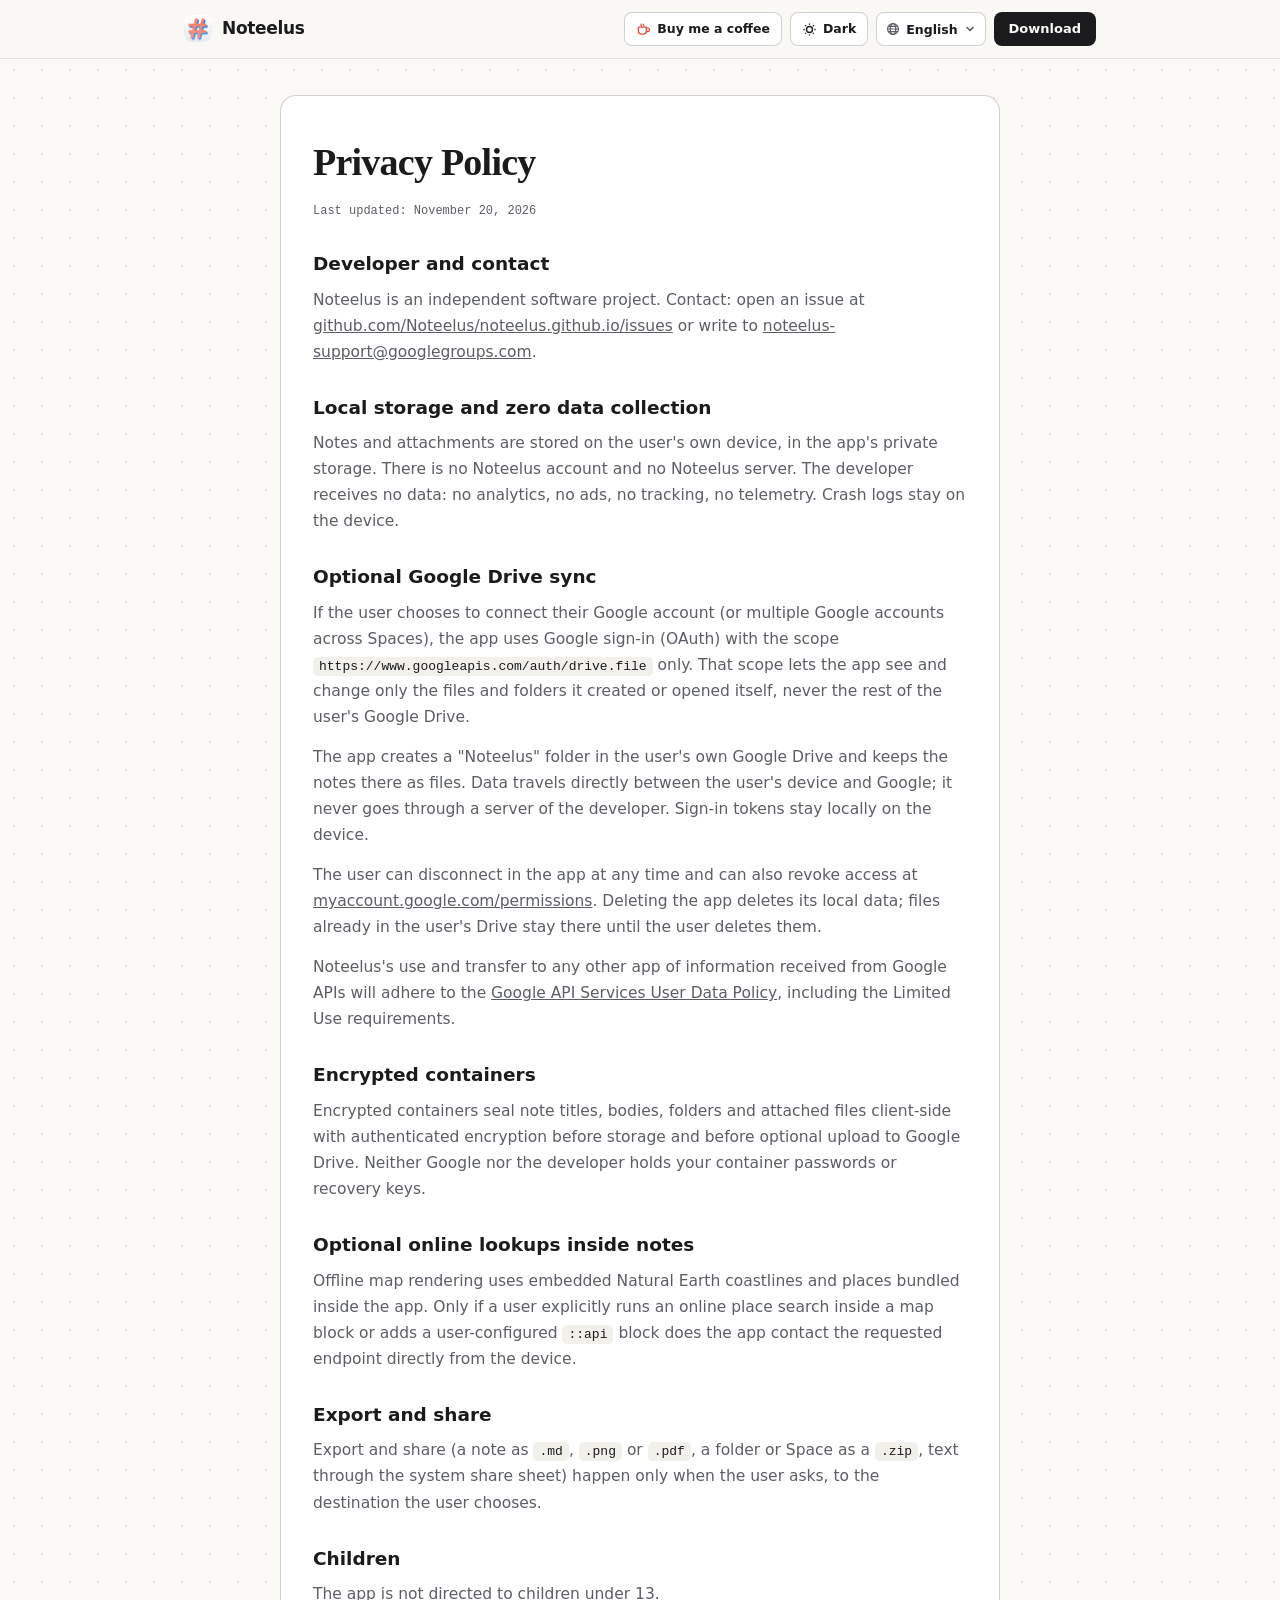
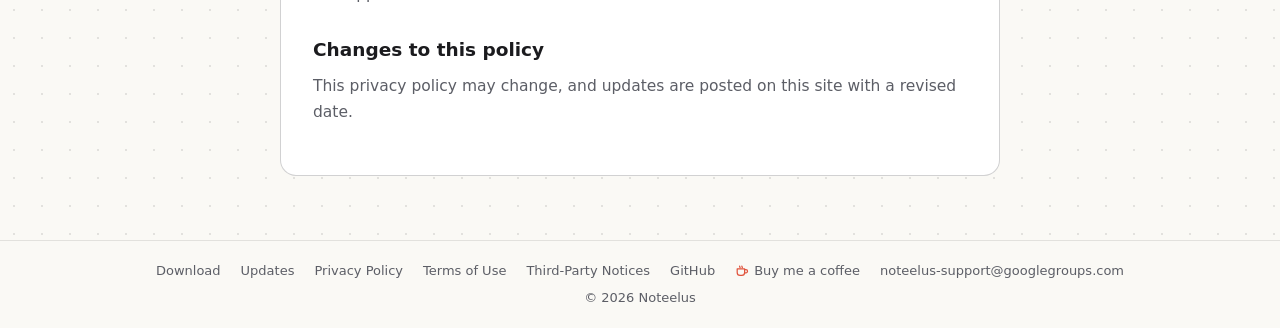
<file: privacy.html>
<!doctype html>
<html lang="en">
<head>
<meta charset="utf-8">
<meta name="viewport" content="width=device-width, initial-scale=1">
<title>Noteelus · Privacy Policy</title>
<link rel="canonical" href="https://noteelus.github.io/privacy.html">
<link rel="icon" type="image/png" href="/assets/favicon-64.png?v=3">
<link rel="apple-touch-icon" href="/assets/icon-256.png?v=3">
<script>
(function(){try{var s=localStorage.getItem("noteelus_theme");var d=s==="dark"||(s!=="light"&&window.matchMedia&&window.matchMedia("(prefers-color-scheme: dark)").matches);if(d)document.documentElement.setAttribute("data-theme","dark");}catch(_){if(window.matchMedia&&window.matchMedia("(prefers-color-scheme: dark)").matches)document.documentElement.setAttribute("data-theme","dark");}})();
</script>
<link rel="stylesheet" href="/assets/site.css?v=14">
</head>
<body>

<header class="topbar">
  <div class="topbar-inner">
    <a class="brand" href="/">
      <img src="/assets/icon-64.png?v=3" width="28" height="28" alt="">
      <span>Noteelus</span>
    </a>
    <div class="tools">
      <a class="icon-btn top-coffee" href="https://ko-fi.com/noteelus" target="_blank" rel="noopener noreferrer" data-i18n-aria="foot.coffee" aria-label="Buy me a coffee" title="Buy me a coffee">
        <svg class="coffee-ico" viewBox="0 0 16 16" fill="none" stroke="currentColor" stroke-width="1.4" stroke-linecap="round" stroke-linejoin="round" aria-hidden="true"><path d="M2.5 5.5h8.5v4.2a3.3 3.3 0 0 1-3.3 3.3H5.8a3.3 3.3 0 0 1-3.3-3.3V5.5z"/><path d="M11 6.5h1.5a1.8 1.8 0 0 1 0 3.6H11"/><path d="M5.2 2.4c0 .9.6 1 .6 1.8M7.8 2.4c0 .9.6 1 .6 1.8"/></svg>
        <span data-coffee-label data-i18n="foot.coffee">Buy me a coffee</span>
      </a>
      <button type="button" class="icon-btn" data-theme-toggle aria-pressed="false" aria-label="Dark" title="Toggle Light / Dark">
        <svg viewBox="0 0 16 16" fill="none" stroke="currentColor" stroke-width="1.5" aria-hidden="true"><circle cx="8" cy="8" r="3.2"/><path d="M8 1.5v1.3M8 13.2v1.3M1.5 8h1.3M13.2 8h1.3M3.4 3.4l.9.9M11.7 11.7l.9.9M12.6 3.4l-.9.9M4.3 11.7l-.9.9"/></svg>
        <span data-theme-label>Dark</span>
      </button>
      <div class="lang-menu" data-lang-menu>
        <button type="button" class="lang-trigger" data-lang-trigger aria-haspopup="listbox" aria-expanded="false" aria-label="Language" title="Language">
          <svg class="lang-globe" viewBox="0 0 16 16" fill="none" stroke="currentColor" stroke-width="1.4" aria-hidden="true"><circle cx="8" cy="8" r="6.2"/><ellipse cx="8" cy="8" rx="3.1" ry="6.2"/><path d="M2 8h12M2.8 5h10.4M2.8 11h10.4"/></svg>
          <span class="lang-name-full" data-lang-full>English</span>
          <span class="lang-name-short" data-lang-short>EN</span>
          <svg class="lang-caret" viewBox="0 0 12 12" fill="none" stroke="currentColor" stroke-width="1.6" stroke-linecap="round" stroke-linejoin="round" aria-hidden="true"><path d="M3 4.5L6 7.5L9 4.5"/></svg>
        </button>
        <div class="lang-popover" data-lang-popover role="listbox" aria-label="Language" hidden>
          <button type="button" class="lang-option" role="option" data-lang-opt="en" aria-selected="true"><span>English</span><span class="lang-check" aria-hidden="true">✓</span></button>
          <button type="button" class="lang-option" role="option" data-lang-opt="zh-CN" aria-selected="false"><span>简体中文</span><span class="lang-check" aria-hidden="true">✓</span></button>
          <button type="button" class="lang-option" role="option" data-lang-opt="ru" aria-selected="false"><span>Русский</span><span class="lang-check" aria-hidden="true">✓</span></button>
          <button type="button" class="lang-option" role="option" data-lang-opt="es" aria-selected="false"><span>Español</span><span class="lang-check" aria-hidden="true">✓</span></button>
          <button type="button" class="lang-option" role="option" data-lang-opt="pt-BR" aria-selected="false"><span>Português (Brasil)</span><span class="lang-check" aria-hidden="true">✓</span></button>
          <button type="button" class="lang-option" role="option" data-lang-opt="fr" aria-selected="false"><span>Français</span><span class="lang-check" aria-hidden="true">✓</span></button>
          <button type="button" class="lang-option" role="option" data-lang-opt="tr" aria-selected="false"><span>Türkçe</span><span class="lang-check" aria-hidden="true">✓</span></button>
        </div>
      </div>
      <a class="btn small" href="/download/" data-i18n="nav.download">Download</a>
    </div>
  </div>
</header>

<main class="prose-wrap">
  <article class="prose">
    <h1>Privacy Policy</h1>
    <p class="updated">Last updated: November 20, 2026</p>

    <h2>Developer and contact</h2>
    <p>
      Noteelus is an independent software project.
      Contact: open an issue at <a href="https://github.com/Noteelus/noteelus.github.io/issues">github.com/Noteelus/noteelus.github.io/issues</a>
      or write to <a href="mailto:noteelus-support@googlegroups.com">noteelus-support@googlegroups.com</a>.
    </p>

    <h2>Local storage and zero data collection</h2>
    <p>
      Notes and attachments are stored on the user's own device, in the app's private storage.
      There is no Noteelus account and no Noteelus server. The developer receives no data: no analytics, no ads, no tracking, no telemetry. Crash logs stay on the device.
    </p>

    <h2>Optional Google Drive sync</h2>
    <p>
      If the user chooses to connect their Google account (or multiple Google accounts across Spaces), the app uses Google sign-in (OAuth) with the scope <code>https://www.googleapis.com/auth/drive.file</code> only.
      That scope lets the app see and change only the files and folders it created or opened itself, never the rest of the user's Google Drive.
    </p>
    <p>
      The app creates a "Noteelus" folder in the user's own Google Drive and keeps the notes there as files.
      Data travels directly between the user's device and Google; it never goes through a server of the developer. Sign-in tokens stay locally on the device.
    </p>
    <p>
      The user can disconnect in the app at any time and can also revoke access at <a href="https://myaccount.google.com/permissions">myaccount.google.com/permissions</a>.
      Deleting the app deletes its local data; files already in the user's Drive stay there until the user deletes them.
    </p>
    <p>
      Noteelus's use and transfer to any other app of information received from Google APIs will adhere to the <a href="https://developers.google.com/terms/api-services-user-data-policy">Google API Services User Data Policy</a>, including the Limited Use requirements.
    </p>

    <h2>Encrypted containers</h2>
    <p>
      Encrypted containers seal note titles, bodies, folders and attached files client-side with authenticated encryption before storage and before optional upload to Google Drive. Neither Google nor the developer holds your container passwords or recovery keys.
    </p>

    <h2>Optional online lookups inside notes</h2>
    <p>
      Offline map rendering uses embedded Natural Earth coastlines and places bundled inside the app. Only if a user explicitly runs an online place search inside a map block or adds a user-configured <code>::api</code> block does the app contact the requested endpoint directly from the device.
    </p>

    <h2>Export and share</h2>
    <p>
      Export and share (a note as <code>.md</code>, <code>.png</code> or <code>.pdf</code>, a folder or Space as a <code>.zip</code>, text through the system share sheet) happen only when the user asks, to the destination the user chooses.
    </p>

    <h2>Children</h2>
    <p>The app is not directed to children under 13.</p>

    <h2>Changes to this policy</h2>
    <p>This privacy policy may change, and updates are posted on this site with a revised date.</p>
  </article>
</main>

<footer class="site-footer">
  <nav class="foot-links">
    <a href="/download/" data-i18n="nav.download">Download</a>
    <a href="/release-notes/" data-i18n="nav.updates">Updates</a>
    <a href="/privacy.html" data-i18n="foot.priv">Privacy Policy</a>
    <a href="/terms.html" data-i18n="foot.terms">Terms of Use</a>
    <a href="/THIRD_PARTY_NOTICES.md" data-i18n="foot.notices">Third-Party Notices</a>
    <a href="https://github.com/Noteelus/noteelus.github.io">GitHub</a>
    <a class="coffee-link" href="https://ko-fi.com/noteelus" target="_blank" rel="noopener noreferrer"><svg class="coffee-ico" viewBox="0 0 16 16" fill="none" stroke="currentColor" stroke-width="1.4" stroke-linecap="round" stroke-linejoin="round" aria-hidden="true"><path d="M2.5 5.5h8.5v4.2a3.3 3.3 0 0 1-3.3 3.3H5.8a3.3 3.3 0 0 1-3.3-3.3V5.5z"/><path d="M11 6.5h1.5a1.8 1.8 0 0 1 0 3.6H11"/><path d="M5.2 2.4c0 .9.6 1 .6 1.8M7.8 2.4c0 .9.6 1 .6 1.8"/></svg><span data-i18n="foot.coffee">Buy me a coffee</span></a>
    <a href="mailto:noteelus-support@googlegroups.com">noteelus-support@googlegroups.com</a>
  </nav>
  <div>© 2026 Noteelus</div>
</footer>

<script src="/assets/i18n.js?v=13"></script>
<script src="/assets/site.js?v=12"></script>
</body>
</html>
</file>
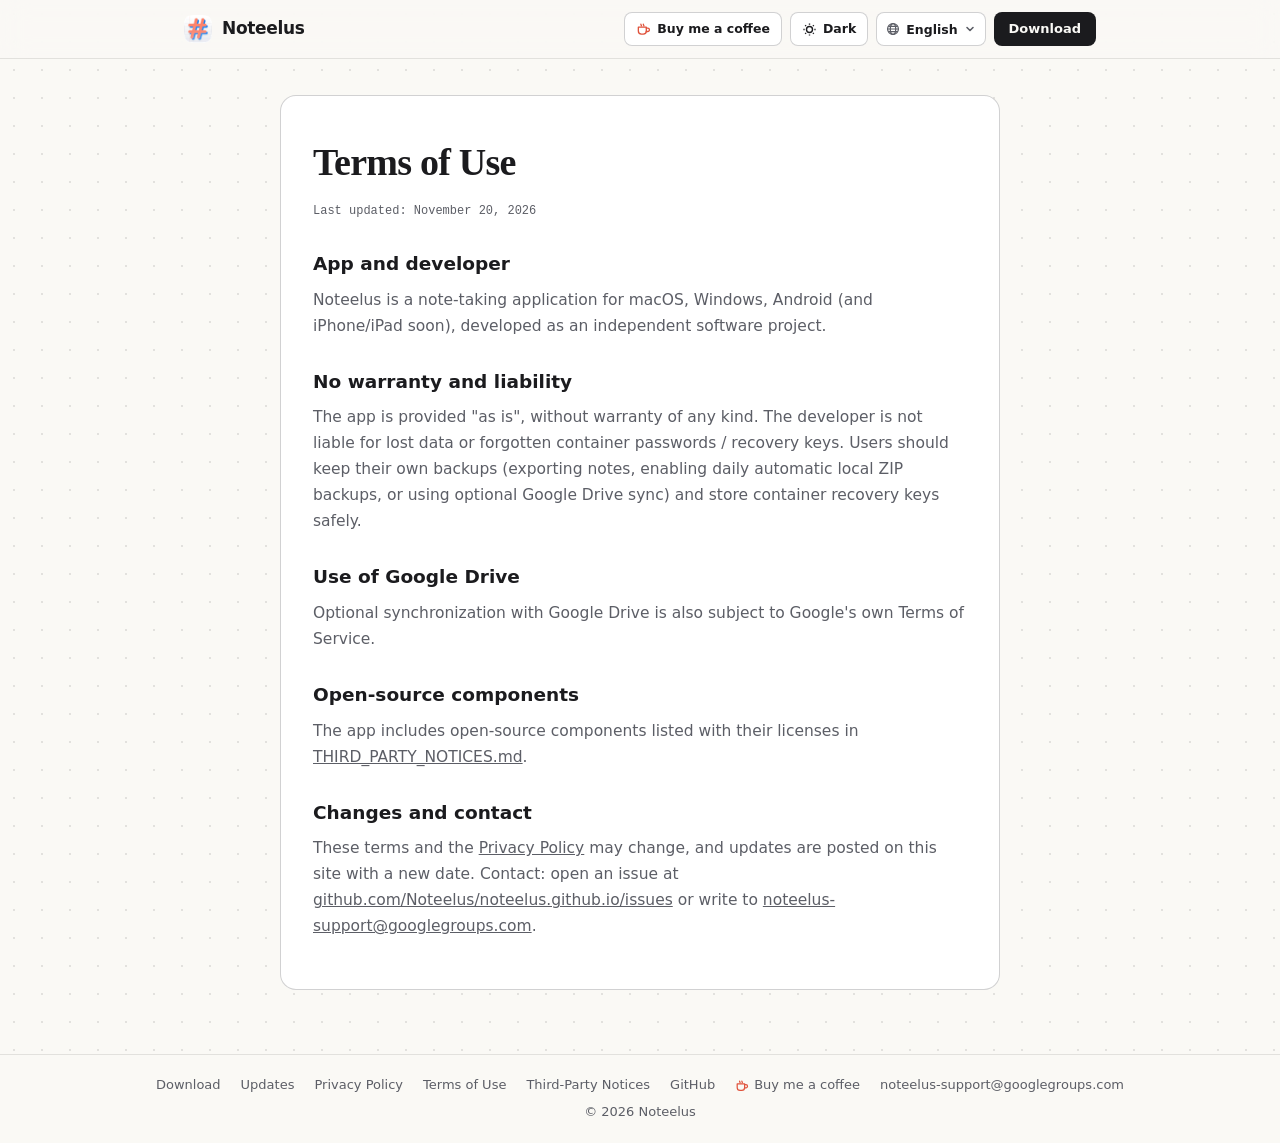
<file: terms.html>
<!doctype html>
<html lang="en">
<head>
<meta charset="utf-8">
<meta name="viewport" content="width=device-width, initial-scale=1">
<title>Noteelus · Terms of Use</title>
<link rel="canonical" href="https://noteelus.github.io/terms.html">
<link rel="icon" type="image/png" href="/assets/favicon-64.png?v=3">
<link rel="apple-touch-icon" href="/assets/icon-256.png?v=3">
<script>
(function(){try{var s=localStorage.getItem("noteelus_theme");var d=s==="dark"||(s!=="light"&&window.matchMedia&&window.matchMedia("(prefers-color-scheme: dark)").matches);if(d)document.documentElement.setAttribute("data-theme","dark");}catch(_){if(window.matchMedia&&window.matchMedia("(prefers-color-scheme: dark)").matches)document.documentElement.setAttribute("data-theme","dark");}})();
</script>
<link rel="stylesheet" href="/assets/site.css?v=14">
</head>
<body>

<header class="topbar">
  <div class="topbar-inner">
    <a class="brand" href="/">
      <img src="/assets/icon-64.png?v=3" width="28" height="28" alt="">
      <span>Noteelus</span>
    </a>
    <div class="tools">
      <a class="icon-btn top-coffee" href="https://ko-fi.com/noteelus" target="_blank" rel="noopener noreferrer" data-i18n-aria="foot.coffee" aria-label="Buy me a coffee" title="Buy me a coffee">
        <svg class="coffee-ico" viewBox="0 0 16 16" fill="none" stroke="currentColor" stroke-width="1.4" stroke-linecap="round" stroke-linejoin="round" aria-hidden="true"><path d="M2.5 5.5h8.5v4.2a3.3 3.3 0 0 1-3.3 3.3H5.8a3.3 3.3 0 0 1-3.3-3.3V5.5z"/><path d="M11 6.5h1.5a1.8 1.8 0 0 1 0 3.6H11"/><path d="M5.2 2.4c0 .9.6 1 .6 1.8M7.8 2.4c0 .9.6 1 .6 1.8"/></svg>
        <span data-coffee-label data-i18n="foot.coffee">Buy me a coffee</span>
      </a>
      <button type="button" class="icon-btn" data-theme-toggle aria-pressed="false" aria-label="Dark" title="Toggle Light / Dark">
        <svg viewBox="0 0 16 16" fill="none" stroke="currentColor" stroke-width="1.5" aria-hidden="true"><circle cx="8" cy="8" r="3.2"/><path d="M8 1.5v1.3M8 13.2v1.3M1.5 8h1.3M13.2 8h1.3M3.4 3.4l.9.9M11.7 11.7l.9.9M12.6 3.4l-.9.9M4.3 11.7l-.9.9"/></svg>
        <span data-theme-label>Dark</span>
      </button>
      <div class="lang-menu" data-lang-menu>
        <button type="button" class="lang-trigger" data-lang-trigger aria-haspopup="listbox" aria-expanded="false" aria-label="Language" title="Language">
          <svg class="lang-globe" viewBox="0 0 16 16" fill="none" stroke="currentColor" stroke-width="1.4" aria-hidden="true"><circle cx="8" cy="8" r="6.2"/><ellipse cx="8" cy="8" rx="3.1" ry="6.2"/><path d="M2 8h12M2.8 5h10.4M2.8 11h10.4"/></svg>
          <span class="lang-name-full" data-lang-full>English</span>
          <span class="lang-name-short" data-lang-short>EN</span>
          <svg class="lang-caret" viewBox="0 0 12 12" fill="none" stroke="currentColor" stroke-width="1.6" stroke-linecap="round" stroke-linejoin="round" aria-hidden="true"><path d="M3 4.5L6 7.5L9 4.5"/></svg>
        </button>
        <div class="lang-popover" data-lang-popover role="listbox" aria-label="Language" hidden>
          <button type="button" class="lang-option" role="option" data-lang-opt="en" aria-selected="true"><span>English</span><span class="lang-check" aria-hidden="true">✓</span></button>
          <button type="button" class="lang-option" role="option" data-lang-opt="zh-CN" aria-selected="false"><span>简体中文</span><span class="lang-check" aria-hidden="true">✓</span></button>
          <button type="button" class="lang-option" role="option" data-lang-opt="ru" aria-selected="false"><span>Русский</span><span class="lang-check" aria-hidden="true">✓</span></button>
          <button type="button" class="lang-option" role="option" data-lang-opt="es" aria-selected="false"><span>Español</span><span class="lang-check" aria-hidden="true">✓</span></button>
          <button type="button" class="lang-option" role="option" data-lang-opt="pt-BR" aria-selected="false"><span>Português (Brasil)</span><span class="lang-check" aria-hidden="true">✓</span></button>
          <button type="button" class="lang-option" role="option" data-lang-opt="fr" aria-selected="false"><span>Français</span><span class="lang-check" aria-hidden="true">✓</span></button>
          <button type="button" class="lang-option" role="option" data-lang-opt="tr" aria-selected="false"><span>Türkçe</span><span class="lang-check" aria-hidden="true">✓</span></button>
        </div>
      </div>
      <a class="btn small" href="/download/" data-i18n="nav.download">Download</a>
    </div>
  </div>
</header>

<main class="prose-wrap">
  <article class="prose">
    <h1>Terms of Use</h1>
    <p class="updated">Last updated: November 20, 2026</p>

    <h2>App and developer</h2>
    <p>
      Noteelus is a note-taking application for macOS, Windows, Android (and iPhone/iPad soon), developed as an independent software project.
    </p>

    <h2>No warranty and liability</h2>
    <p>
      The app is provided "as is", without warranty of any kind.
      The developer is not liable for lost data or forgotten container passwords / recovery keys. Users should keep their own backups (exporting notes, enabling daily automatic local ZIP backups, or using optional Google Drive sync) and store container recovery keys safely.
    </p>

    <h2>Use of Google Drive</h2>
    <p>Optional synchronization with Google Drive is also subject to Google's own Terms of Service.</p>

    <h2>Open-source components</h2>
    <p>The app includes open-source components listed with their licenses in <a href="/THIRD_PARTY_NOTICES.md">THIRD_PARTY_NOTICES.md</a>.</p>

    <h2>Changes and contact</h2>
    <p>
      These terms and the <a href="/privacy.html">Privacy Policy</a> may change, and updates are posted on this site with a new date.
      Contact: open an issue at <a href="https://github.com/Noteelus/noteelus.github.io/issues">github.com/Noteelus/noteelus.github.io/issues</a>
      or write to <a href="mailto:noteelus-support@googlegroups.com">noteelus-support@googlegroups.com</a>.
    </p>
  </article>
</main>

<footer class="site-footer">
  <nav class="foot-links">
    <a href="/download/" data-i18n="nav.download">Download</a>
    <a href="/release-notes/" data-i18n="nav.updates">Updates</a>
    <a href="/privacy.html" data-i18n="foot.priv">Privacy Policy</a>
    <a href="/terms.html" data-i18n="foot.terms">Terms of Use</a>
    <a href="/THIRD_PARTY_NOTICES.md" data-i18n="foot.notices">Third-Party Notices</a>
    <a href="https://github.com/Noteelus/noteelus.github.io">GitHub</a>
    <a class="coffee-link" href="https://ko-fi.com/noteelus" target="_blank" rel="noopener noreferrer"><svg class="coffee-ico" viewBox="0 0 16 16" fill="none" stroke="currentColor" stroke-width="1.4" stroke-linecap="round" stroke-linejoin="round" aria-hidden="true"><path d="M2.5 5.5h8.5v4.2a3.3 3.3 0 0 1-3.3 3.3H5.8a3.3 3.3 0 0 1-3.3-3.3V5.5z"/><path d="M11 6.5h1.5a1.8 1.8 0 0 1 0 3.6H11"/><path d="M5.2 2.4c0 .9.6 1 .6 1.8M7.8 2.4c0 .9.6 1 .6 1.8"/></svg><span data-i18n="foot.coffee">Buy me a coffee</span></a>
    <a href="mailto:noteelus-support@googlegroups.com">noteelus-support@googlegroups.com</a>
  </nav>
  <div>© 2026 Noteelus</div>
</footer>

<script src="/assets/i18n.js?v=13"></script>
<script src="/assets/site.js?v=12"></script>
</body>
</html>
</file>
<file: assets/site.css>
/* Noteelus: Ultra-simple Swiss-editorial notebook website (Light Paper & Dark Ink). */
:root {
  --bg: #FAF9F5;
  --surface: #FFFFFF;
  --surface-alt: #F2F0EA;
  --ink: #1B1B1E;
  --muted: #5C5E66;
  --faint: #8C8E98;
  --rule: rgba(27, 27, 30, .11);
  --rule-strong: rgba(27, 27, 30, .20);
  --coral: #E0533C;
  --coral-soft: rgba(224, 83, 60, .10);
  --blue: #1985F6;
  --header-bg: rgba(250, 249, 245, .86);
  --serif: "New York", "Iowan Old Style", "Palatino Linotype", Georgia, "Songti SC", serif;
  --sans: -apple-system, BlinkMacSystemFont, "SF Pro Text", "Inter", "PingFang SC", "Noto Sans SC", system-ui, sans-serif;
  --mono: ui-monospace, "SF Mono", "JetBrains Mono", Menlo, monospace;
  --max: 960px;
  color-scheme: light;
}

[data-theme="dark"] {
  --bg: #12161D;
  --surface: #1A2029;
  --surface-alt: #161B23;
  --ink: #ECEFF4;
  --muted: #9AA5B5;
  --faint: #6D7787;
  --rule: rgba(236, 239, 244, .11);
  --rule-strong: rgba(236, 239, 244, .22);
  --coral: #FF8169;
  --coral-soft: rgba(255, 129, 105, .14);
  --blue: #5EA2FF;
  --header-bg: rgba(18, 22, 29, .86);
  color-scheme: dark;
}

*, *::before, *::after { box-sizing: border-box; }
html { -webkit-text-size-adjust: 100%; scroll-behavior: smooth; }
body {
  margin: 0;
  min-height: 100svh;
  display: flex;
  flex-direction: column;
  background: var(--bg);
  color: var(--ink);
  font: 16px/1.6 var(--sans);
  -webkit-font-smoothing: antialiased;
  text-rendering: optimizeLegibility;
  background-image: radial-gradient(var(--rule) 1px, transparent 1px);
  background-size: 28px 28px;
}
main { flex: 1; }
a { color: inherit; }
button, input, select { font: inherit; color: inherit; }
img, video { display: block; max-width: 100%; }

:focus-visible {
  outline: 2px solid var(--blue);
  outline-offset: 2px;
  border-radius: 6px;
}

.wrap { max-width: var(--max); margin: 0 auto; padding: 0 24px; }

/* ---- MINIMAL TOPBAR (MATCHING TEASER) ---- */
.topbar {
  position: sticky;
  top: 0;
  z-index: 40;
  background: var(--header-bg);
  backdrop-filter: blur(14px);
  -webkit-backdrop-filter: blur(14px);
  border-bottom: 1px solid var(--rule);
}
.topbar-inner {
  max-width: var(--max);
  margin: 0 auto;
  padding: 12px 24px;
  display: flex;
  align-items: center;
  justify-content: space-between;
  gap: 16px;
}
.brand {
  display: inline-flex;
  align-items: center;
  gap: 10px;
  text-decoration: none;
  font-weight: 700;
  font-size: 17px;
  letter-spacing: -0.02em;
  flex-shrink: 0;
}
.brand img { width: 28px; height: 28px; border-radius: 7px; }
.tools {
  display: flex;
  align-items: center;
  gap: 8px;
  min-width: 0;
}

.icon-btn {
  display: inline-flex;
  align-items: center;
  justify-content: center;
  gap: 6px;
  height: 34px;
  padding: 0 11px;
  border-radius: 8px;
  border: 1px solid var(--rule-strong);
  background: var(--surface);
  font-size: 12.5px;
  font-weight: 600;
  color: var(--ink);
  cursor: pointer;
  white-space: nowrap;
  transition: border-color .15s;
}
.icon-btn:hover { border-color: var(--ink); }
.icon-btn svg { width: 15px; height: 15px; display: block; flex-shrink: 0; }

/* ---- 7-LANGUAGE DROPDOWN ---- */
.lang-menu {
  position: relative;
  display: inline-flex;
  align-items: center;
}
.lang-trigger {
  display: inline-flex;
  align-items: center;
  gap: 6px;
  height: 34px;
  padding: 0 9px;
  border-radius: 8px;
  border: 1px solid var(--rule-strong);
  background: var(--surface);
  color: var(--ink);
  font-size: 12.5px;
  font-weight: 600;
  line-height: 1.2;
  white-space: nowrap;
  cursor: pointer;
  transition: border-color .15s;
}
.lang-trigger:hover { border-color: var(--ink); }
.lang-globe {
  width: 14px;
  height: 14px;
  color: var(--muted);
  flex-shrink: 0;
  pointer-events: none;
}
.lang-name-short { display: none; }
.lang-caret {
  width: 12px;
  height: 12px;
  color: var(--muted);
  flex-shrink: 0;
  pointer-events: none;
  transition: transform .15s;
}
.lang-trigger[aria-expanded="true"] .lang-caret { transform: rotate(180deg); }
.lang-popover {
  position: absolute;
  top: calc(100% + 6px);
  right: 0;
  z-index: 60;
  min-width: 196px;
  padding: 5px;
  border-radius: 12px;
  border: 1px solid var(--rule-strong);
  background: var(--surface);
  box-shadow: 0 18px 40px -12px rgba(15, 20, 32, .25);
  display: flex;
  flex-direction: column;
  gap: 2px;
}
.lang-popover[hidden] { display: none; }
.lang-option {
  display: flex;
  align-items: center;
  justify-content: space-between;
  gap: 12px;
  width: 100%;
  padding: 7px 10px;
  border: 0;
  border-radius: 8px;
  background: transparent;
  color: var(--ink);
  font-size: 13px;
  font-weight: 500;
  text-align: left;
  cursor: pointer;
}
.lang-option:hover, .lang-option:focus-visible { background: var(--surface-alt); }
.lang-option[aria-selected="true"] {
  font-weight: 700;
  color: var(--coral);
}
.lang-check { opacity: 0; font-size: 12px; }
.lang-option[aria-selected="true"] .lang-check { opacity: 1; }

/* ---- BUTTONS (CALM INK + HAIRLINE OUTLINE) ---- */
.btn {
  display: inline-flex;
  align-items: center;
  justify-content: center;
  gap: 8px;
  height: 42px;
  padding: 0 22px;
  border-radius: 10px;
  border: 1px solid transparent;
  background: var(--ink);
  color: var(--bg);
  font-size: 14px;
  font-weight: 600;
  text-decoration: none;
  cursor: pointer;
  white-space: nowrap;
  transition: opacity .15s;
}
.btn:hover { opacity: .88; }
.btn.small { height: 34px; padding: 0 14px; font-size: 13px; border-radius: 8px; flex-shrink: 0; }
.btn.accent {
  background: var(--coral);
  color: #FFFFFF;
}
[data-theme="dark"] .btn.accent {
  background: #E46148;
  color: #FFFFFF;
}
.btn.outline {
  background: var(--surface);
  color: var(--ink);
  border-color: var(--rule-strong);
}
.btn.outline:hover { opacity: 1; border-color: var(--ink); }

/* ---- CALM CENTERED HERO ---- */
.hero {
  padding: 36px 0 48px;
  text-align: center;
}
.emblem {
  width: 56px;
  height: 56px;
  margin: 0 auto 14px;
  border-radius: 14px;
  box-shadow: 0 12px 28px -12px rgba(20, 24, 34, .28);
}
.hero h1 {
  margin: 0 auto;
  max-width: 720px;
  font-family: var(--serif);
  font-size: clamp(34px, 5vw, 52px);
  font-weight: 600;
  line-height: 1.05;
  letter-spacing: -0.025em;
  text-wrap: balance;
}
.hero h1 em {
  font-style: italic;
  color: var(--coral);
}
.lede {
  margin: 12px auto 0;
  max-width: 580px;
  font-size: 16.5px;
  line-height: 1.55;
  color: var(--muted);
  text-wrap: pretty;
}
.platforms-line {
  margin: 10px 0 0;
  font-family: var(--mono);
  font-size: 12px;
  letter-spacing: 0.03em;
  color: var(--faint);
}
.actions {
  margin-top: 20px;
  display: flex;
  justify-content: center;
  flex-wrap: wrap;
  gap: 12px;
}

/* ---- CLEAN MEDIA FRAMES ---- */
.frame {
  border: 1px solid var(--rule-strong);
  border-radius: 14px;
  background: var(--surface);
  overflow: hidden;
  box-shadow: 0 24px 56px -32px rgba(15, 20, 32, .24);
}
.frame img,
.frame video {
  width: 100%;
  height: auto;
  display: block;
}
.theme-dark { display: none !important; }
[data-theme="dark"] .theme-light { display: none !important; }
[data-theme="dark"] .theme-dark { display: block !important; }
.hero-shot {
  margin: 48px auto 0;
  max-width: 860px;
}

/* ---- CALM ZIG-ZAG FEATURE LIST ---- */
.showcase {
  padding: 20px 0 64px;
}
.row {
  display: grid;
  grid-template-columns: 5fr 7fr;
  gap: 44px;
  align-items: center;
}
.row.is-reverse {
  grid-template-columns: 7fr 5fr;
}
.row.is-reverse .row-copy { order: 2; }
.row.is-reverse .row-media { order: 1; }
.row + .row { margin-top: 72px; }

.row-copy h2 {
  margin: 0;
  font-family: var(--serif);
  font-size: clamp(26px, 3.2vw, 34px);
  font-weight: 600;
  line-height: 1.12;
  letter-spacing: -0.02em;
  text-wrap: balance;
}
.row-copy p {
  margin: 12px 0 0;
  font-size: 15.5px;
  line-height: 1.65;
  color: var(--muted);
  text-wrap: pretty;
}
.quiet-link {
  display: inline-block;
  margin-top: 14px;
  font-size: 14px;
  font-weight: 600;
  color: var(--ink);
  text-decoration: none;
  border-bottom: 1px solid var(--rule-strong);
  padding-bottom: 1px;
}
.quiet-link:hover { border-color: var(--coral); color: var(--coral); }

.space-legend {
  margin: 18px 0 0;
  padding: 14px 0 0;
  border-top: 1px solid var(--rule);
  list-style: none;
  display: flex;
  flex-direction: column;
  gap: 7px;
}
.space-legend li {
  display: flex;
  align-items: center;
  flex-wrap: wrap;
  gap: 4px 9px;
  font-size: 13px;
  line-height: 1.4;
}
.space-legend i {
  width: 7px;
  height: 7px;
  border-radius: 50%;
  flex-shrink: 0;
}
.space-legend strong {
  color: var(--ink);
  font-weight: 600;
}
.space-legend span {
  font-family: var(--mono);
  font-size: 11.5px;
  color: var(--faint);
}

/* Teaser-matched compact top bar for interactive map frame */
.card-bar {
  display: flex;
  justify-content: space-between;
  align-items: center;
  gap: 12px;
  padding: 9px 14px;
  border-bottom: 1px solid var(--rule);
  background: var(--surface-alt);
  font-family: var(--mono);
  font-size: 12px;
  color: var(--muted);
}
.dot-row { display: inline-flex; gap: 6px; flex-shrink: 0; }
.dot-row i { width: 8px; height: 8px; border-radius: 50%; display: block; opacity: .75; }
.view-tabs {
  display: inline-flex;
  align-items: center;
  gap: 14px;
  flex-shrink: 0;
}
.view-tabs button {
  position: relative;
  border: 0;
  background: transparent;
  padding: 2px 0;
  font-family: var(--mono);
  font-size: 12px;
  font-weight: 500;
  color: var(--muted);
  cursor: pointer;
}
.view-tabs button:hover { color: var(--ink); }
.view-tabs button[aria-selected="true"] {
  color: var(--ink);
  font-weight: 700;
}
.view-tabs button[aria-selected="true"]::after {
  content: "";
  position: absolute;
  left: 0;
  right: 0;
  bottom: -2px;
  height: 1.5px;
  background: var(--coral);
  border-radius: 2px;
}
.map-stage [hidden] { display: none; }

/* ---- DESKTOP & PHONE PAIR ---- */
.section-block {
  padding: 64px 0;
  border-top: 1px solid var(--rule);
}
.section-head {
  text-align: center;
  max-width: 580px;
  margin: 0 auto 36px;
}
.section-head h2 {
  margin: 0;
  font-family: var(--serif);
  font-size: clamp(28px, 3.6vw, 38px);
  font-weight: 600;
  line-height: 1.1;
  letter-spacing: -0.02em;
  text-wrap: balance;
}
.section-head p {
  margin: 12px 0 0;
  font-size: 15.5px;
  line-height: 1.62;
  color: var(--muted);
  text-wrap: pretty;
}

.duo {
  display: grid;
  grid-template-columns: 7fr 5fr;
  gap: 20px;
  align-items: stretch;
}
.duo-card {
  margin: 0;
  padding: 14px;
  border-radius: 16px;
  background: var(--surface);
  border: 1px solid var(--rule-strong);
  display: flex;
  flex-direction: column;
  justify-content: space-between;
  gap: 12px;
}
.duo-card img { border-radius: 10px; border: 1px solid var(--rule); width: 100%; height: auto; }
.duo-card.phone img { max-height: 390px; object-fit: contain; }
.duo-card figcaption {
  font-size: 14px;
  color: var(--muted);
  line-height: 1.5;
  padding: 0 2px;
}
.duo-card figcaption b {
  display: block;
  color: var(--ink);
  font-size: 15px;
  margin-bottom: 2px;
}

/* ---- ULTRA-CLEAN COLLAPSIBLE Q&A ---- */
.qa-list {
  max-width: 660px;
  margin: 56px auto 0;
  border-top: 1px solid var(--rule);
}
.qa-list details {
  border-bottom: 1px solid var(--rule);
  padding: 16px 0;
}
.qa-list summary {
  cursor: pointer;
  list-style: none;
  display: flex;
  justify-content: space-between;
  align-items: center;
  gap: 16px;
  font-size: 15.5px;
  font-weight: 600;
  color: var(--ink);
}
.qa-list summary::-webkit-details-marker { display: none; }
.qa-list summary::after {
  content: "+";
  font-family: var(--mono);
  font-size: 16px;
  font-weight: 400;
  color: var(--muted);
  flex-shrink: 0;
}
.qa-list details[open] summary::after { content: "−"; color: var(--coral); }
.qa-list details p {
  margin: 10px 0 2px;
  font-size: 14.5px;
  line-height: 1.62;
  color: var(--muted);
}

/* ---- QUIET CLOSING CTA ---- */
.closing {
  padding: 68px 0 76px;
  border-top: 1px solid var(--rule);
  text-align: center;
}
.closing h2 {
  margin: 0;
  font-family: var(--serif);
  font-size: clamp(28px, 4vw, 40px);
  font-weight: 600;
  letter-spacing: -0.02em;
}
.closing p {
  margin: 10px auto 24px;
  font-size: 16px;
  color: var(--muted);
}

/* ---- SINGLE-ROW FOOTER (MATCHING TEASER) ---- */
.site-footer {
  border-top: 1px solid var(--rule);
  background: var(--bg);
  padding: 20px 24px;
  text-align: center;
  font-size: 13px;
  color: var(--muted);
}
.foot-links {
  display: flex;
  justify-content: center;
  flex-wrap: wrap;
  gap: 8px 20px;
  margin-bottom: 6px;
}
.foot-links a { text-decoration: none; }
.foot-links a:hover { color: var(--ink); text-decoration: underline; }
.foot-links a.coffee-link:hover { color: var(--ink); text-decoration: none; }
.foot-links a.coffee-link:hover span { text-decoration: underline; text-underline-offset: 2px; }

/* ---- DISCREET COFFEE / DEVELOPER SUPPORT ---- */
.coffee-ico {
  width: 14px;
  height: 14px;
  flex-shrink: 0;
  color: var(--coral);
}
.coffee-link {
  display: inline-flex;
  align-items: center;
  gap: 5px;
  text-decoration: none;
}
.top-coffee { text-decoration: none; }
.top-coffee:hover { border-color: var(--coral); }

.dl-thanks {
  margin-top: 18px;
  padding: 14px 16px;
  border-radius: 12px;
  background: var(--surface-alt);
  border: 1px solid var(--rule-strong);
  text-align: left;
  animation: dl-thanks-in .22s ease-out;
}
.dl-thanks[hidden] { display: none; }
@keyframes dl-thanks-in {
  from { opacity: 0; transform: translateY(-4px); }
  to { opacity: 1; transform: translateY(0); }
}
@media (prefers-reduced-motion: reduce) {
  .dl-thanks { animation: none; }
}
.dl-thanks-head {
  display: flex;
  align-items: center;
  justify-content: space-between;
  gap: 12px;
}
.dl-thanks-head strong {
  font-size: 14px;
  color: var(--ink);
}
.dl-thanks-close {
  width: 26px;
  height: 26px;
  border: 0;
  border-radius: 6px;
  background: transparent;
  color: var(--muted);
  font-size: 17px;
  line-height: 1;
  display: inline-flex;
  align-items: center;
  justify-content: center;
  cursor: pointer;
  flex-shrink: 0;
  transition: color .15s, background-color .15s;
}
.dl-thanks-close:hover {
  color: var(--ink);
  background: var(--surface);
}
.dl-thanks p {
  margin: 6px 0 12px;
  font-size: 13.5px;
  line-height: 1.55;
  color: var(--muted);
}
.coffee-btn {
  display: inline-flex;
  align-items: center;
  gap: 7px;
}

/* ---- SUBPAGES: DOWNLOADS & RELEASE NOTES ---- */
.page-head {
  padding: 52px 0 32px;
  text-align: center;
}
.page-head h1 {
  margin: 0;
  font-family: var(--serif);
  font-size: clamp(32px, 4.4vw, 46px);
  font-weight: 600;
  letter-spacing: -0.025em;
  line-height: 1.08;
}
.page-head p {
  margin: 12px auto 0;
  max-width: 540px;
  font-size: 16px;
  color: var(--muted);
}

.dl-primary-card {
  max-width: 580px;
  margin: 4px auto 0;
  padding: 28px 28px 24px;
  border-radius: 16px;
  background: var(--surface);
  border: 1px solid var(--rule-strong);
  box-shadow: 0 24px 56px -34px rgba(15, 20, 32, .22);
  text-align: center;
}
.dl-card-meta {
  display: inline-flex;
  align-items: center;
  justify-content: center;
  flex-wrap: wrap;
  gap: 8px;
}
.os-badge {
  display: inline-block;
  width: fit-content;
  padding: 2px 9px;
  border-radius: 999px;
  background: var(--coral-soft);
  color: var(--coral);
  font-family: var(--mono);
  font-size: 11.5px;
  font-weight: 600;
}
.os-badge[hidden] { display: none; }
.dl-detected-pill {
  font-family: var(--mono);
  font-size: 11.5px;
  color: var(--muted);
}
.dl-primary-card h2 {
  margin: 12px 0 0;
  font-family: var(--serif);
  font-size: clamp(26px, 3.6vw, 34px);
  font-weight: 600;
  line-height: 1.1;
  letter-spacing: -0.02em;
}
.dl-arch-line {
  margin: 6px 0 0;
  font-family: var(--mono);
  font-size: 12.5px;
  color: var(--coral);
  font-weight: 600;
}
.dl-primary-desc {
  margin: 10px auto 0;
  max-width: 440px;
  font-size: 15px;
  color: var(--muted);
  line-height: 1.55;
}
.dl-primary-btn {
  margin-top: 20px;
  min-width: 220px;
  height: 44px;
  padding: 0 26px;
}
.dl-file-meta {
  margin: 10px 0 0;
  font-family: var(--mono);
  font-size: 11.5px;
  color: var(--faint);
}
.dl-guide-inline {
  margin-top: 20px;
  padding-top: 14px;
  border-top: 1px solid var(--rule);
  text-align: left;
  font-size: 13.5px;
  color: var(--muted);
}
.dl-guide-inline summary {
  cursor: pointer;
  list-style: none;
  display: flex;
  justify-content: space-between;
  align-items: center;
  font-weight: 600;
  color: var(--ink);
}
.dl-guide-inline summary::-webkit-details-marker { display: none; }
.dl-guide-inline summary::after {
  content: "+";
  font-family: var(--mono);
  font-weight: 400;
  color: var(--muted);
}
.dl-guide-inline[open] summary::after { content: "−"; color: var(--coral); }
.dl-guide-inline div { margin-top: 8px; line-height: 1.6; }
.dl-guide-inline code {
  font-family: var(--mono);
  font-size: 12px;
  padding: 1px 5px;
  border-radius: 4px;
  background: var(--surface-alt);
}

.dl-others {
  max-width: 580px;
  margin: 18px auto 0;
  padding: 14px 20px;
  border-radius: 14px;
  border: 1px solid var(--rule);
  background: var(--surface);
}
.dl-others-title {
  margin: 0;
  font-size: 13.5px;
  font-weight: 600;
  color: var(--muted);
}

.dl-list {
  margin-top: 12px;
  border-top: 1px solid var(--rule);
}
.dl-row {
  display: flex;
  align-items: center;
  justify-content: space-between;
  gap: 14px;
  padding: 11px 4px;
  border-bottom: 1px solid var(--rule);
}
.dl-row:last-child { border-bottom: 0; }
.dl-row.is-current strong::after {
  content: " ·";
  color: var(--coral);
}
.dl-row.is-muted { opacity: .68; }
.dl-row-main {
  display: flex;
  flex-wrap: wrap;
  align-items: baseline;
  gap: 4px 10px;
  min-width: 0;
}
.dl-row-main strong { font-size: 14.5px; color: var(--ink); }
.dl-row-arch {
  font-family: var(--mono);
  font-size: 12px;
  color: var(--muted);
}
.dl-row-right {
  display: inline-flex;
  align-items: center;
  gap: 8px;
  flex-shrink: 0;
}
.dl-row-size {
  font-family: var(--mono);
  font-size: 11.5px;
  color: var(--faint);
}
.dl-soon-tag {
  font-family: var(--mono);
  font-size: 11.5px;
  color: var(--muted);
  padding: 3px 9px;
  border-radius: 999px;
  border: 1px solid var(--rule);
}
.dl-others-foot {
  padding-top: 8px;
  text-align: center;
}
.dl-others-foot .quiet-link { margin-top: 4px; font-size: 13px; }

.os-ext {
  font-family: var(--mono);
  font-size: 12px;
  padding: 2px 8px;
  border-radius: 6px;
  background: var(--surface-alt);
  color: var(--muted);
}

.phone-tip {
  max-width: 580px;
  margin: 18px auto 64px;
  padding: 15px 18px;
  border-radius: 14px;
  background: var(--surface);
  border: 1px solid var(--rule);
  font-size: 13.5px;
  color: var(--muted);
}
.phone-tip b { color: var(--ink); }

/* ---- RELEASE NOTES ---- */
.jump-pills {
  display: flex;
  justify-content: center;
  flex-wrap: wrap;
  gap: 8px;
  margin-top: 18px;
}
.jump-pills a {
  font-family: var(--mono);
  font-size: 12px;
  padding: 4px 11px;
  border-radius: 999px;
  border: 1px solid var(--rule-strong);
  background: var(--surface);
  text-decoration: none;
}
.jump-pills a:hover { border-color: var(--coral); color: var(--coral); }

.releases-list {
  max-width: 720px;
  margin: 0 auto;
  padding: 16px 0 64px;
  display: flex;
  flex-direction: column;
  gap: 20px;
}
.rel-item {
  padding: 26px 28px;
  border-radius: 16px;
  background: var(--surface);
  border: 1px solid var(--rule-strong);
}
.rel-item-head {
  display: flex;
  flex-wrap: wrap;
  justify-content: space-between;
  align-items: baseline;
  gap: 10px;
  margin-bottom: 10px;
}
.rel-item h2 { margin: 0; font-family: var(--mono); font-size: 19px; font-weight: 700; }
.rel-item h2 a { text-decoration: none; }
.rel-item time { font-family: var(--mono); font-size: 12px; color: var(--muted); }
.rel-item .summary { margin: 0 0 14px; font-size: 15.5px; color: var(--ink); line-height: 1.6; }
.rel-item h3 {
  margin: 16px 0 8px;
  font-family: var(--mono);
  font-size: 11.5px;
  text-transform: uppercase;
  letter-spacing: .06em;
  color: var(--coral);
}
.rel-item ul { margin: 0; padding-left: 18px; }
.rel-item li { margin-bottom: 8px; font-size: 14.5px; color: var(--muted); line-height: 1.6; }
.rel-item li strong { color: var(--ink); }
.rel-item code {
  font-family: var(--mono);
  font-size: 12.5px;
  padding: 1px 5px;
  border-radius: 4px;
  background: var(--surface-alt);
}

/* ---- LEGAL PROSE (PAPER CARD MATCHING TEASER) ---- */
.prose-wrap {
  padding: 36px 24px 64px;
}
.prose {
  width: 100%;
  max-width: 720px;
  margin: 0 auto;
  text-align: left;
  background: var(--surface);
  border: 1px solid var(--rule-strong);
  border-radius: 16px;
  padding: 36px 32px;
}
.prose h1 {
  margin: 0;
  font-family: var(--serif);
  font-size: clamp(28px, 4vw, 38px);
  font-weight: 600;
  letter-spacing: -0.02em;
}
.prose .updated {
  margin: 8px 0 28px;
  font-family: var(--mono);
  font-size: 12px;
  color: var(--muted);
}
.prose h2 { margin: 28px 0 8px; font-size: 18.5px; font-weight: 600; }
.prose p, .prose li { margin: 0 0 14px; font-size: 15.5px; line-height: 1.68; color: var(--muted); }
.prose code {
  font-family: var(--mono);
  font-size: 13px;
  padding: 2px 6px;
  border-radius: 5px;
  background: var(--surface-alt);
  color: var(--ink);
}

/* ---- RESPONSIVE ---- */
@media (max-width: 860px) {
  .row,
  .row.is-reverse,
  .duo,
  .matrix-grid {
    grid-template-columns: 1fr;
    gap: 24px;
  }
  .row.is-reverse .row-copy { order: 0; }
  .row.is-reverse .row-media { order: 0; }
  .row + .row { margin-top: 60px; }
}

@media (max-width: 600px) {
  .topbar-inner { padding: 10px 14px; gap: 8px; }
  .brand { gap: 7px; font-size: 16px; }
  .tools { gap: 5px; }
  .icon-btn { width: 32px; height: 32px; padding: 0; justify-content: center; }
  .icon-btn [data-theme-label],
  .icon-btn [data-coffee-label] { display: none; }
  .lang-trigger { height: 32px; padding: 0 7px; gap: 4px; font-size: 12px; }
  .lang-name-full { display: none; }
  .lang-name-short { display: inline; }
  .btn.small { height: 32px; padding: 0 10px; font-size: 12px; }
  .wrap { padding: 0 16px; }
  .hero { padding: 36px 0 44px; }
  .emblem { width: 50px; height: 50px; }
  .hero-shot { margin-top: 32px; }
  .showcase { padding: 16px 0 52px; }
  .section-block { padding: 48px 0; }
  .closing { padding: 52px 0 60px; }
  .dot-row { display: none; }
  .card-bar { padding: 8px 12px; }
  .prose-wrap { padding: 20px 16px 40px; }
  .prose { padding: 24px 18px; }
  .rel-item { padding: 20px 18px; }
  .dl-primary-card { padding: 22px 18px 18px; }
  .dl-others { padding: 12px 16px; }
  .dl-row { flex-wrap: wrap; align-items: flex-start; gap: 8px; }
  .dl-row-right { width: 100%; justify-content: flex-end; }
}

@media (prefers-reduced-motion: reduce) {
  html { scroll-behavior: auto; }
  * { transition-duration: 0.01ms !important; }
}
</file>
